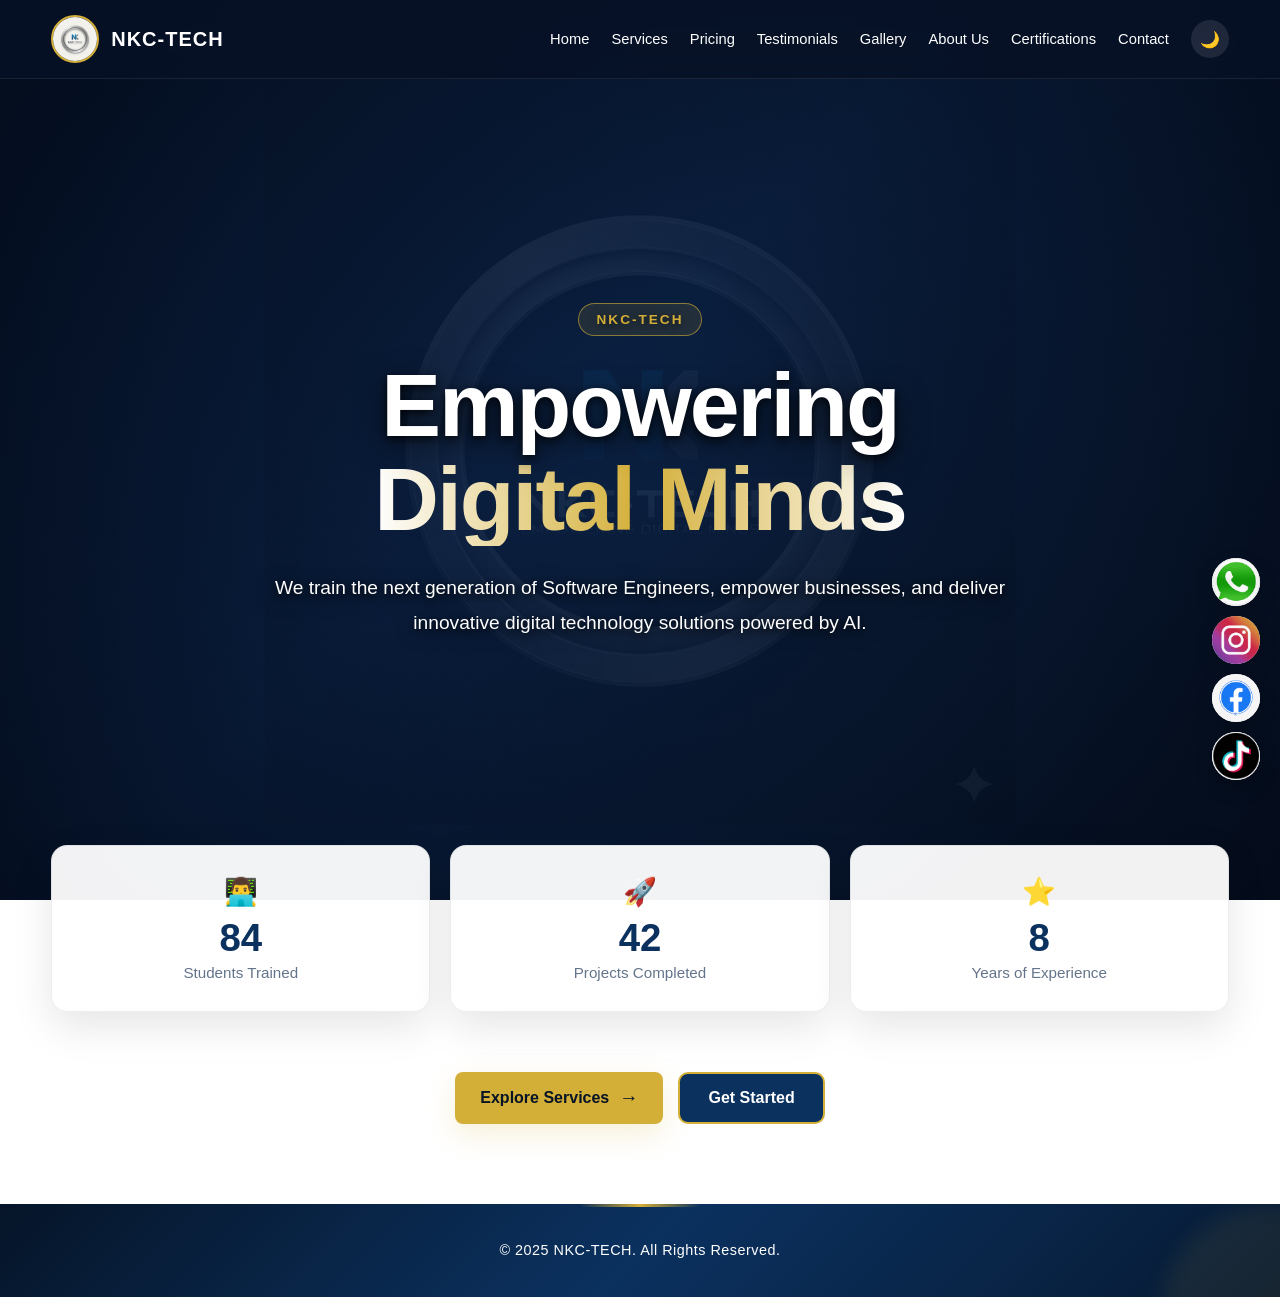
<file: index.html>
<!DOCTYPE html>
<html lang="en">
<head>
    <meta charset="UTF-8">
    <meta name="viewport" content="width=device-width, initial-scale=1.0">

    <title>NKC-TECH | Empowering Digital Minds</title>

    <!-- Home CSS -->
    <link rel="stylesheet" href="css/home.css">

</head>

<body>

<header class="site-header">
    <div class="container nav-container">

        <!-- Logo + Brand -->
        <div class="logo-text">
            <div class="circular-frame">
                <img src="images/officialLogo.png" alt="NKC-TECH Logo">
            </div>

            <span class="brand-name">NKC-TECH</span>
        </div>

        <!-- Mobile Menu Toggle -->
        <button class="menu-toggle" id="menuToggle" aria-label="Open navigation menu">
            <span></span>
            <span></span>
            <span></span>
        </button>

        <!-- Navigation -->
        <nav id="mainNav">
            <ul class="nav-links">

                <li><a href="#hero">Home</a></li>
                <li><a href="services.html">Services</a></li>
                <li><a href="pricing.html">Pricing</a></li>
                <li><a href="testimonials.html">Testimonials</a></li>
                <li><a href="gallery.html">Gallery</a></li>

                <!-- I changed the space in the ID -->
                <li><a href="about.html">About Us</a></li>

                <li>
                    <a href="certifications.html">
                        Certifications
                    </a>
                </li>

                <li>
                    <a href="contact.html">
                        Contact
                    </a>
                </li>

                <li>
                    <button id="darkModeBtn" class="dark-mode-btn" aria-label="Toggle dark mode">
                        🌙
                    </button>
                </li>

            </ul>
        </nav>

    </div>
</header>


<!-- =========================
     HERO / HOME
========================= -->

<section id="hero" class="hero-section">

    <!-- Background Logo -->
    <div class="hero-logo-background"></div>

    <!-- Decorative Overlay -->
    <div class="hero-overlay"></div>

    <div class="container hero-container">


        <div class="hero-content">

            <span class="hero-tag fade-up">
                NKC-TECH
            </span>

            <h1 class="fade-up">
                Empowering
                <span>Digital Minds</span>
            </h1>

            <p class="hero-description fade-up">
                We train the next generation of Software Engineers,
                empower businesses, and deliver innovative digital
                technology solutions powered by AI.
            </p>



        </div>

    </div>

</section>

<!-- =========================
     COUNTERS
========================= -->

<section id="counters" class="counters-section">

    <div class="container counters-grid">

        <div class="counter-box">

            <div class="counter-icon">
                👨‍💻
            </div>

            <h3 class="counter" data-target="250">
                0
            </h3>

            <p>Students Trained</p>

        </div>


        <div class="counter-box">

            <div class="counter-icon">
                🚀
            </div>

            <h3 class="counter" data-target="120">
                0
            </h3>

            <p>Projects Completed</p>

        </div>


        <div class="counter-box">

            <div class="counter-icon">
                ⭐
            </div>

            <h3 class="counter" data-target="8">
                0
            </h3>

            <p>Years of Experience</p>

        </div>

    </div>

</section>

<div class="hero-buttons fade-up">

    <a href="services.html" class="btn primary-btn">
        Explore Services
        <span>→</span>
    </a>
    <a href="contact.html" class="btn secondary-btn">
        Get Started
    </a>

</div>
<!-- Home JavaScript -->
<script src="js/home.js"></script>


<!-- =====================================================
     FLOATING SOCIAL ICONS
===================================================== -->

<div class="floating-socials">

    <!-- WhatsApp -->
    <a
            href="https://wa.me/message/26HZXLAUMP4SE1"
            class="social-icon whatsapp"
            target="_blank"
            rel="noopener noreferrer"
            aria-label="Contact NKC-TECH on WhatsApp"
    >
        <img
                src="images/whatsapp.jpg"
                alt="WhatsApp"
        >
    </a>


    <!-- Instagram -->
    <a
            href="https://www.instagram.com/nkctech_services?utm_source=qr&igsh=bzBnanY2dnRzb3Ry"
            class="social-icon instagram"
            target="_blank"
            rel="noopener noreferrer"
            aria-label="NKC-TECH Instagram"
    >
        <img
                src="images/instagram.jpg"
                alt="Instagram"
        >
    </a>


    <!-- Facebook -->
    <a
            href="https://www.facebook.com/NkcTechServices/"
            class="social-icon facebook"
            target="_blank"
            rel="noopener noreferrer"
            aria-label="NKC-TECH Facebook"
    >
        <img
                src="images/facebook.png"
                alt="Facebook"
        >
    </a>


    <!-- TikTok -->
    <a
            href="https://www.tiktok.com/@nkctech_services?is_from_webapp=1&sender_device=pc"
            class="social-icon tiktok"
            target="_blank"
            rel="noopener noreferrer"
            aria-label="NKC-TECH TikTok"
    >
        <img
                src="images/tiktok.png"
                alt="TikTok"
        >
    </a>

</div>


<!-- =====================================================
     HOME JAVASCRIPT
===================================================== -->

<script src="js/home.js"></script>


<!-- =====================================================
     TAWK.TO CHATBOT
===================================================== -->

<script type="text/javascript">

    var Tawk_API = Tawk_API || {};
    var Tawk_LoadStart = new Date();

    (function () {

        var s1 = document.createElement("script");
        var s0 = document.getElementsByTagName("script")[0];

        s1.async = true;

        s1.src =
            'https://embed.tawk.to/69830fc8f17d0d1c3e8e15b3/1jgjvbakl';

        s1.charset = 'UTF-8';

        s1.setAttribute(
            'crossorigin',
            '*'
        );

        s0.parentNode.insertBefore(
            s1,
            s0
        );

    })();

</script>
<footer class="site-footer">

    <div class="footer-content">

        <p class="copyright">
            © 2025 NKC-TECH. All Rights Reserved.
        </p>

    </div>

</footer>


</body>
</html>
</file>
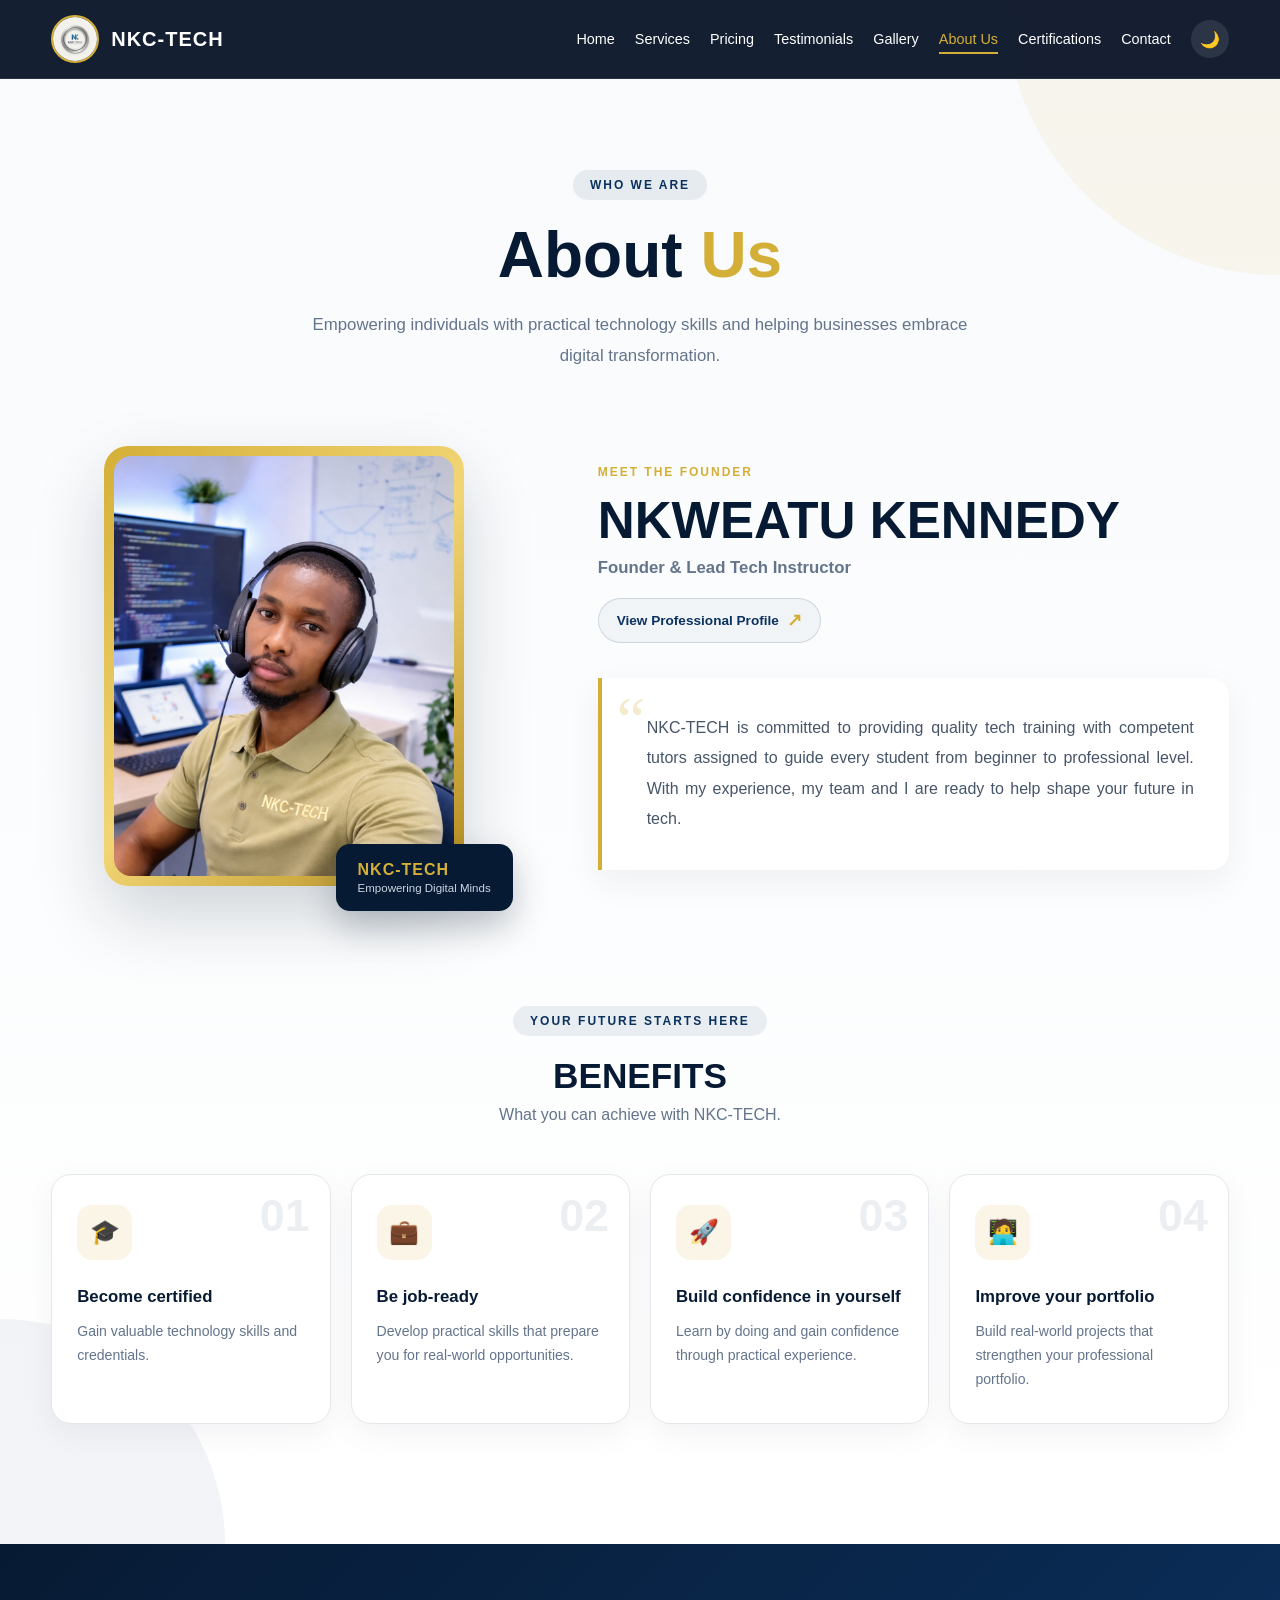
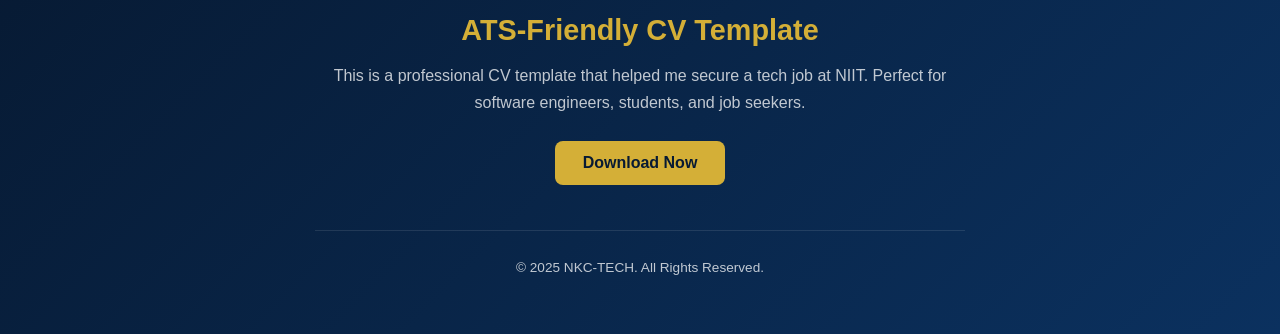
<file: about.html>
<!DOCTYPE html>
<html lang="en">

<head>

    <meta charset="UTF-8">

    <meta
            name="viewport"
            content="width=device-width, initial-scale=1.0"
    >

    <title>
        NKC-TECH | About Us
    </title>

    <link
            rel="stylesheet"
            href="css/about.css"
    >

</head>


<body>


<!-- =====================================================
     HEADER
===================================================== -->

<header class="site-header">

    <div class="container nav-container">


        <!-- LOGO -->

        <div class="logo-text">

            <div class="circular-frame">

                <img
                        src="images/officialLogo.png"
                        alt="NKC-TECH Logo"
                >

            </div>

            <span class="brand-name">
                NKC-TECH
            </span>

        </div>


        <!-- MOBILE MENU -->

        <button
                class="menu-toggle"
                id="menuToggle"
                aria-label="Open navigation menu"
        >

            <span></span>
            <span></span>
            <span></span>

        </button>


        <!-- NAVIGATION -->

        <nav id="mainNav">

            <ul class="nav-links">

                <li>
                    <a href="index.html">
                        Home
                    </a>
                </li>

                <li>
                    <a href="services.html">
                        Services
                    </a>
                </li>

                <li>
                    <a href="pricing.html">
                        Pricing
                    </a>
                </li>

                <li>
                    <a href="testimonials.html">
                        Testimonials
                    </a>
                </li>

                <li>
                    <a href="gallery.html">
                        Gallery
                    </a>
                </li>

                <li>
                    <a
                            href="about.html"
                            class="active"
                    >
                        About Us
                    </a>
                </li>

                <li>
                    <a href="certifications.html">
                        Certifications
                    </a>
                </li>

                <li>
                    <a href="contact.html">
                        Contact
                    </a>
                </li>

                <li>

                    <button
                            id="darkModeBtn"
                            class="dark-mode-btn"
                            aria-label="Toggle dark mode"
                    >
                        🌙
                    </button>

                </li>

            </ul>

        </nav>

    </div>

</header>



<!-- =====================================================
     ABOUT US
===================================================== -->

<main>

    <section
            id="about-us"
            class="about-section"
    >

        <div class="container">


            <!-- =================================================
                 SECTION HEADER
            ================================================== -->

            <div class="about-header">

            <span class="section-badge">
                WHO WE ARE
            </span>

                <h1 class="section-title">

                    About
                    <span>Us</span>

                </h1>

                <p class="section-description">

                    Empowering individuals with practical
                    technology skills and helping businesses
                    embrace digital transformation.

                </p>

            </div>



            <!-- =================================================
                 FOUNDER CONTENT
            ================================================== -->

            <div class="about-content">


                <!-- FOUNDER IMAGE -->

                <div class="founder-visual fade-up">

                    <div class="image-frame">

                        <div class="gold-border"></div>

                        <img
                                src="images/profilePics.png"
                                alt="Founder Photo"
                        >

                    </div>


                    <div class="experience-badge">

                        <strong>
                            NKC-TECH
                        </strong>

                        <span>
                        Empowering Digital Minds
                    </span>

                    </div>

                </div>



                <!-- FOUNDER INFORMATION -->

                <div class="founder-info fade-up">

                <span class="profile-label">
                    MEET THE FOUNDER
                </span>

                    <h2>
                        NKWEATU KENNEDY
                    </h2>


                    <p class="founder-role">
                        Founder & Lead Tech Instructor
                    </p>


                    <a
                            href="https://nkweatu.github.io/kennedy-nkweatu/"
                            target="_blank"
                            rel="noopener noreferrer"
                            class="portfolio-link"
                    >

                        View Professional Profile
                        <span>↗</span>

                    </a>


                    <div class="founder-message">

                    <span class="quote-mark">
                        “
                    </span>

                        <p>

                            NKC-TECH is committed to providing
                            quality tech training with competent
                            tutors assigned to guide every
                            student from beginner to professional
                            level. With my experience, my team
                            and I are ready to help
                            shape your future in tech.

                        </p>

                    </div>

                </div>

            </div>



            <!-- =================================================
                 BENEFITS
            ================================================== -->

            <div class="benefits-section fade-up">

                <div class="benefits-header">

                <span class="section-badge">
                    YOUR FUTURE STARTS HERE
                </span>

                    <h2>
                        BENEFITS
                    </h2>

                    <p>
                        What you can achieve with NKC-TECH.
                    </p>

                </div>


                <div class="benefits-grid">


                    <!-- BENEFIT 1 -->

                    <article class="benefit-card">

                        <div class="benefit-number">
                            01
                        </div>

                        <div class="benefit-icon">
                            🎓
                        </div>

                        <h3>
                            Become certified
                        </h3>

                        <p>
                            Gain valuable technology skills
                            and credentials.
                        </p>

                    </article>



                    <!-- BENEFIT 2 -->

                    <article class="benefit-card">

                        <div class="benefit-number">
                            02
                        </div>

                        <div class="benefit-icon">
                            💼
                        </div>

                        <h3>
                            Be job-ready
                        </h3>

                        <p>
                            Develop practical skills that
                            prepare you for real-world
                            opportunities.
                        </p>

                    </article>



                    <!-- BENEFIT 3 -->

                    <article class="benefit-card">

                        <div class="benefit-number">
                            03
                        </div>

                        <div class="benefit-icon">
                            🚀
                        </div>

                        <h3>
                            Build confidence in yourself
                        </h3>

                        <p>
                            Learn by doing and gain confidence
                            through practical experience.
                        </p>

                    </article>



                    <!-- BENEFIT 4 -->

                    <article class="benefit-card">

                        <div class="benefit-number">
                            04
                        </div>

                        <div class="benefit-icon">
                            🧑‍💻
                        </div>

                        <h3>
                            Improve your portfolio
                        </h3>

                        <p>
                            Build real-world projects that
                            strengthen your professional
                            portfolio.
                        </p>

                    </article>


                </div>

            </div>


        </div>

    </section>

</main>

<!-- =====================================================
     FOOTER
===================================================== -->

<footer class="site-footer">

    <div class="footer-content">

        <h2>ATS-Friendly CV Template</h2>

        <p>
            This is a professional CV template that helped me secure a tech job at NIIT.
            Perfect for software engineers, students, and job seekers.
        </p>

        <a
                href="https://selar.com/x11833eho7"
                target="_blank"
                rel="noopener noreferrer"
                class="footer-btn"
        >
            Download Now
        </a>

        <p class="copyright">
            © 2025 NKC-TECH. All Rights Reserved.
        </p>

    </div>

</footer>



<!-- =====================================================
     JAVASCRIPT
===================================================== -->

<script src="js/about.js"></script>

</body>

</html>
</file>
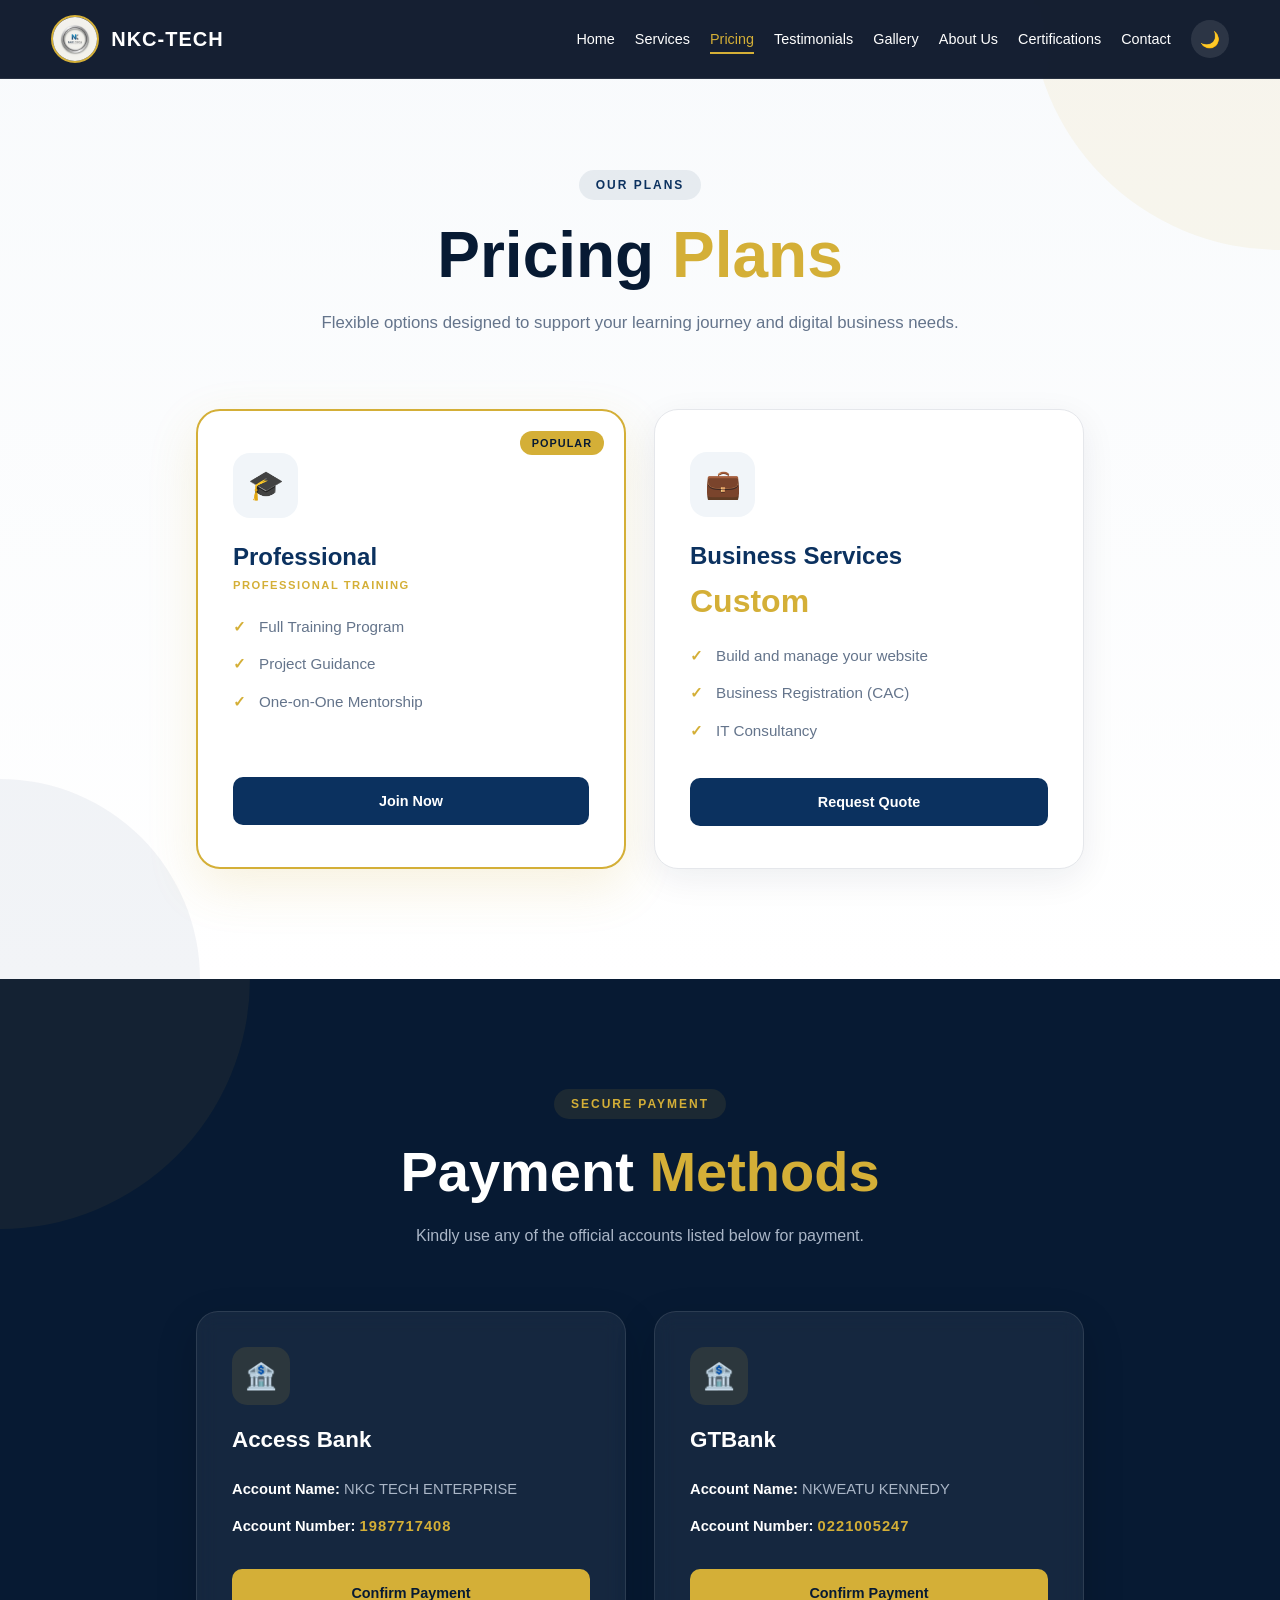
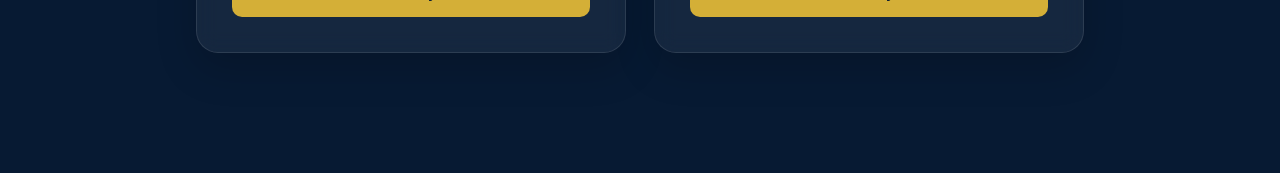
<file: pricing.html>
<!DOCTYPE html>
<html lang="en">

<head>

    <meta charset="UTF-8">

    <meta
            name="viewport"
            content="width=device-width, initial-scale=1.0"
    >

    <title>
        NKC-TECH | Pricing & Payment
    </title>

    <!-- Pricing CSS -->
    <link
            rel="stylesheet"
            href="css/pricing.css"
    >

</head>


<body>


<!-- =====================================================
     HEADER
===================================================== -->

<header class="site-header">

    <div class="container nav-container">


        <!-- Logo -->

        <div class="logo-text">

            <div class="circular-frame">

                <img
                        src="images/officialLogo.png"
                        alt="NKC-TECH Logo"
                >

            </div>

            <span class="brand-name">
                NKC-TECH
            </span>

        </div>


        <!-- Mobile Menu -->

        <button
                class="menu-toggle"
                id="menuToggle"
                aria-label="Open navigation menu"
        >

            <span></span>
            <span></span>
            <span></span>

        </button>


        <!-- Navigation -->

        <nav id="mainNav">

            <ul class="nav-links">

                <li>
                    <a href="index.html">
                        Home
                    </a>
                </li>

                <li>
                    <a href="services.html">
                        Services
                    </a>
                </li>

                <li>
                    <a
                            href="pricing.html"
                            class="active"
                    >
                        Pricing
                    </a>
                </li>

                <li>
                    <a href="testimonials.html">Testimonials</a>
                </li>

                <li>
                    <a href="gallery.html">
                        Gallery
                    </a>
                </li>

                <li>
                    <a href="about.html">
                        About Us
                    </a>
                </li>

                <li>
                    <a href="certifications.html">
                        Certifications
                    </a>
                </li>

                <li>
                    <a href="contact.html">
                        Contact
                    </a>
                </li>

                <li>

                    <button
                            id="darkModeBtn"
                            class="dark-mode-btn"
                            aria-label="Toggle dark mode"
                    >
                        🌙
                    </button>

                </li>

            </ul>

        </nav>

    </div>

</header>



<!-- =====================================================
     PRICING SECTION
===================================================== -->

<main>


    <section
            id="pricing"
            class="pricing-section"
    >


        <div class="container">


            <!-- Section Header -->

            <div class="pricing-header">

            <span class="section-badge">
                OUR PLANS
            </span>

                <h1 class="section-title">

                    Pricing
                    <span>Plans</span>

                </h1>

                <p class="section-description">

                    Flexible options designed to support
                    your learning journey and digital
                    business needs.

                </p>

            </div>



            <!-- Pricing Cards -->

            <div class="pricing-grid">


                <!-- =================================================
                     PROFESSIONAL
                ================================================== -->

                <article
                        class="price-card popular"
                >

                    <div class="popular-badge">
                        POPULAR
                    </div>


                    <div class="price-icon">
                        🎓
                    </div>


                    <h2>
                        Professional
                    </h2>


                    <div class="price-label">
                        PROFESSIONAL TRAINING
                    </div>


                    <ul>

                        <li>
                            Full Training Program
                        </li>

                        <li>
                            Project Guidance
                        </li>

                        <li>
                            One-on-One Mentorship
                        </li>

                    </ul>


                    <a
                            href="index.html#contact"
                            class="btn"
                    >
                        Join Now
                    </a>

                </article>



                <!-- =================================================
                     BUSINESS SERVICES
                ================================================== -->

                <article class="price-card">

                    <div class="price-icon">
                        💼
                    </div>


                    <h2>
                        Business Services
                    </h2>


                    <p class="price">
                        Custom
                    </p>


                    <ul>

                        <li>
                            Build and manage your website
                        </li>

                        <li>
                            Business Registration (CAC)
                        </li>

                        <li>
                            IT Consultancy
                        </li>

                    </ul>


                    <a
                            href="index.html#contact"
                            class="btn"
                    >
                        Request Quote
                    </a>

                </article>


            </div>

        </div>

    </section>



    <!-- =====================================================
         PAYMENT SECTION
    ===================================================== -->

    <section
            id="payment"
            class="payment-section"
    >


        <div class="container">


            <!-- Payment Header -->

            <div class="payment-header">

            <span class="section-badge">
                SECURE PAYMENT
            </span>

                <h2>
                    Payment <span>Methods</span>
                </h2>

                <p>
                    Kindly use any of the official accounts listed below
                    for payment.
                </p>

            </div>



            <!-- Payment Cards -->

            <div class="payment-container">


                <!-- ACCESS BANK -->

                <article class="payment-card">

                    <div class="bank-icon">
                        🏦
                    </div>

                    <h3>
                        Access Bank
                    </h3>


                    <div class="account-details">

                        <p>
                            <strong>
                                Account Name:
                            </strong>

                        NKC TECH ENTERPRISE
                        </p>


                        <p>
                            <strong>
                                Account Number:
                            </strong>

                            <span class="account-number">
                         1987717408
                        </span>
                        </p>

                    </div>


                    <a
                            href="https://wa.me/message/26HZXLAUMP4SE1"
                            class="confirm-btn whatsapp"
                            target="_blank"
                            rel="noopener noreferrer"
                    >
                        Confirm Payment
                    </a>

                </article>



                <!-- GTBANK -->

                <article class="payment-card">

                    <div class="bank-icon">
                        🏦
                    </div>

                    <h3>
                        GTBank
                    </h3>


                    <div class="account-details">

                        <p>
                            <strong>
                                Account Name:
                            </strong>

                            NKWEATU KENNEDY
                        </p>


                        <p>
                            <strong>
                                Account Number:
                            </strong>

                            <span class="account-number">
                            0221005247
                        </span>
                        </p>

                    </div>


                    <a
                            href="https://wa.me/message/26HZXLAUMP4SE1"
                            class="confirm-btn whatsapp"
                            target="_blank"
                            rel="noopener noreferrer"
                    >
                        Confirm Payment
                    </a>

                </article>


            </div>

        </div>

    </section>


</main>



<!-- =====================================================
     JAVASCRIPT
===================================================== -->

<script src="js/pricing.js"></script>


</body>

</html>
</file>
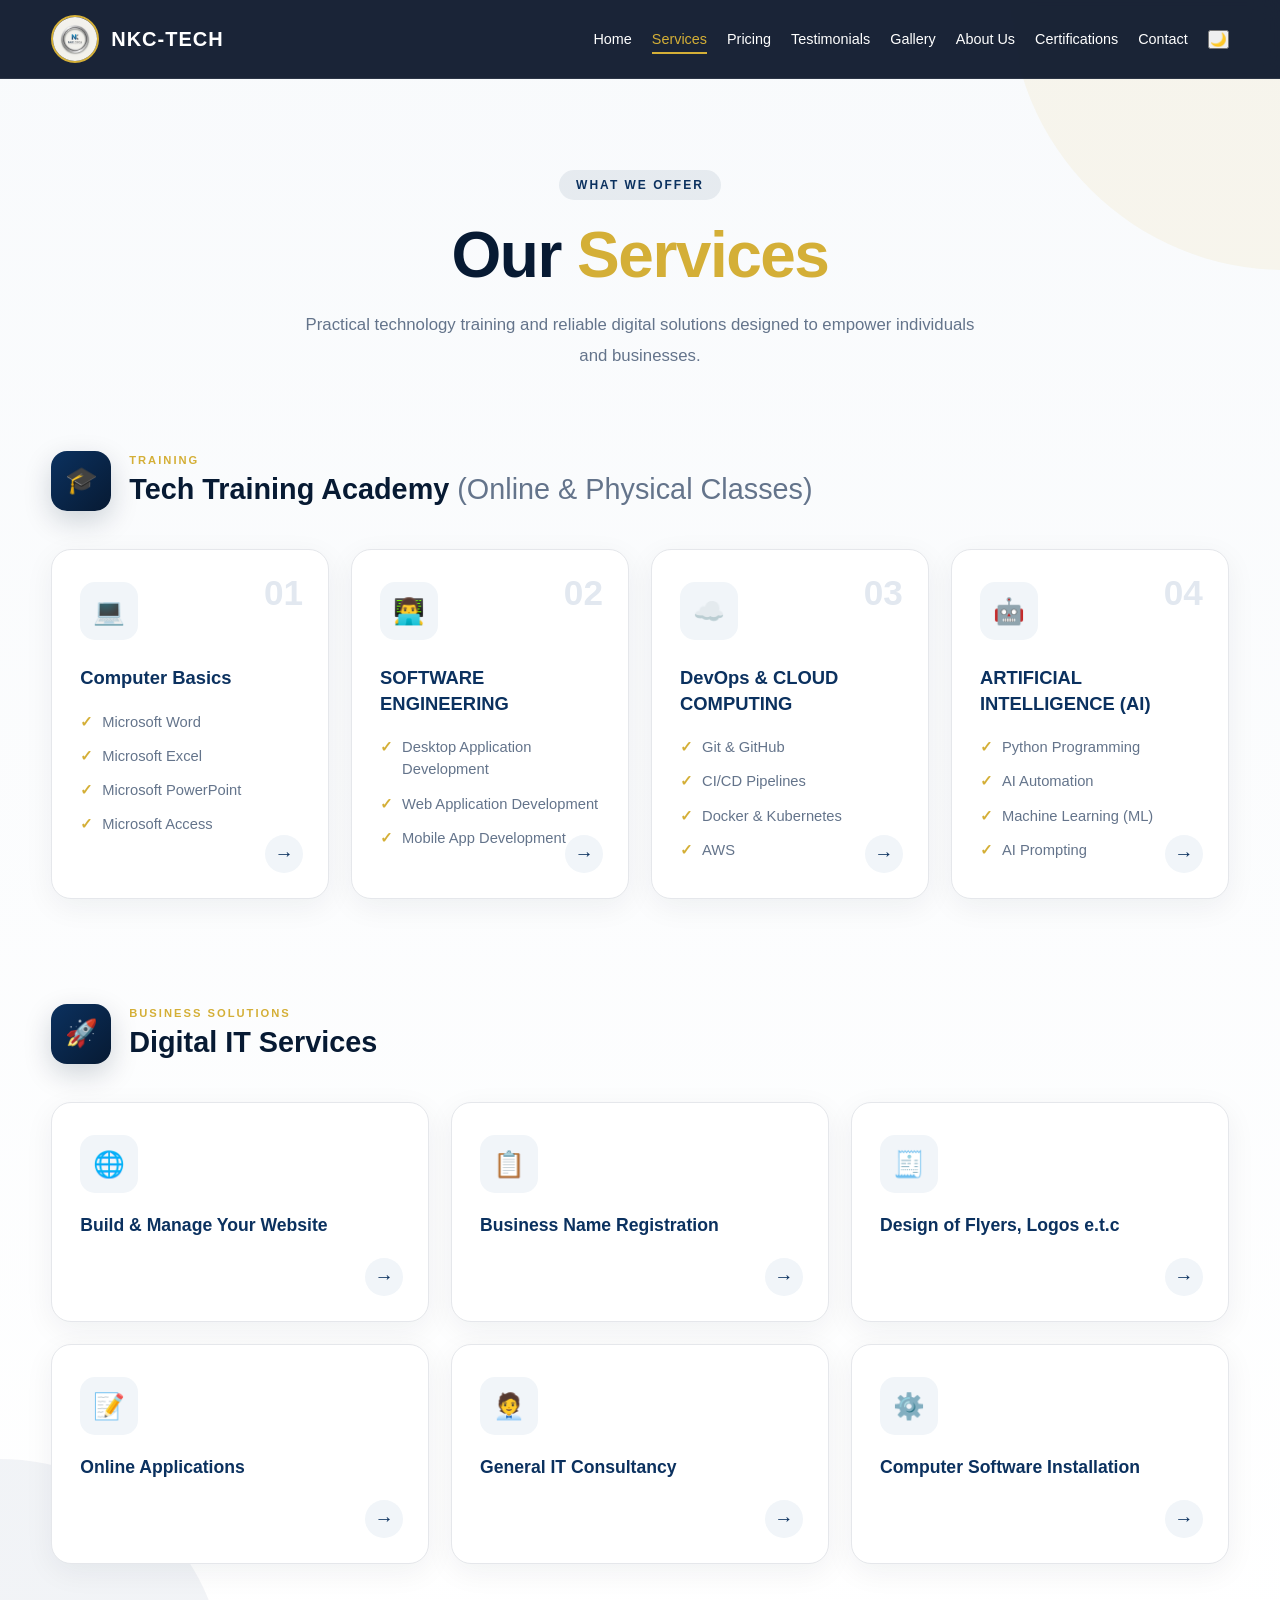
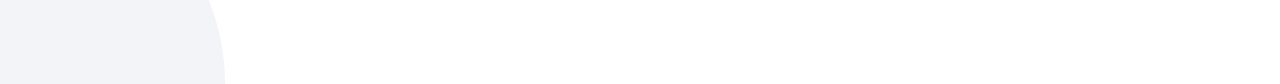
<file: services.html>
<!DOCTYPE html>
<html lang="en">

<head>

    <meta charset="UTF-8">

    <meta
            name="viewport"
            content="width=device-width, initial-scale=1.0"
    >

    <title>
        NKC-TECH | Services
    </title>

    <!-- Services CSS -->
    <link rel="stylesheet" href="css/services.css">

</head>


<body>


<!-- =========================================
     HEADER
========================================= -->

<header class="site-header">

    <div class="container nav-container">


        <!-- Logo -->

        <div class="logo-text">

            <div class="circular-frame">

                <img
                        src="images/officialLogo.png"
                        alt="NKC-TECH Logo"
                >

            </div>

            <span class="brand-name">
                NKC-TECH
            </span>

        </div>


        <!-- Mobile Menu -->

        <button
                class="menu-toggle"
                id="menuToggle"
                aria-label="Open navigation menu"
        >

            <span></span>
            <span></span>
            <span></span>

        </button>


        <!-- Navigation -->

        <nav id="mainNav">

            <ul class="nav-links">

                <li>
                    <a href="index.html">Home</a>
                </li>

                <li>
                    <a href="services.html" class="active">Services</a>
                </li>

                <li>
                    <a href="pricing.html">Pricing</a>
                </li>


                <li>
                    <a href="testimonials.html">Testimonials</a>
                </li>

                <li>
                    <a href="gallery.html">Gallery</a>
                </li>

                <li>
                    <a href="about.html">About Us</a>
                </li>

                <li>
                    <a href="certifications.html">
                        Certifications
                    </a>
                </li>

                <li>
                    <a href="contact.html">
                        Contact
                    </a>
                </li>

                <li>
                    <button id="darkModeBtn">🌙</button>
                </li>

            </ul>

        </nav>
    </div>

</header>



<!-- =========================================
     SERVICES SECTION
========================================= -->

<main>

    <section
            id="services"
            class="services-section"
    >


        <div class="container">


            <!-- =================================
                 PAGE HEADER
            ================================== -->

            <div class="services-header">

            <span class="section-badge">
                WHAT WE OFFER
            </span>

                <h1 class="section-title">

                    Our
                    <span>Services</span>

                </h1>

                <p class="section-description">

                    Practical technology training and reliable
                    digital solutions designed to empower
                    individuals and businesses.

                </p>

            </div>



            <!-- =================================
                 TECH TRAINING ACADEMY
            ================================== -->

            <div class="service-category">


                <div class="category-heading">

                    <div class="category-icon">
                        🎓
                    </div>

                    <div>

                    <span class="category-label">
                        TRAINING
                    </span>

                        <h2 class="sub-title">

                            Tech Training Academy

                            <span>
                            (Online & Physical Classes)
                        </span>

                        </h2>

                    </div>

                </div>



                <div class="services-grid">


                    <!-- COMPUTER BASICS -->

                    <article class="service-card">

                        <div class="service-icon">
                            💻
                        </div>

                        <div class="service-number">
                            01
                        </div>

                        <h3>
                            Computer Basics
                        </h3>

                        <ul>

                            <li>
                                Microsoft Word
                            </li>

                            <li>
                                Microsoft Excel
                            </li>

                            <li>
                                Microsoft PowerPoint
                            </li>

                            <li>
                                Microsoft Access
                            </li>

                        </ul>

                        <div class="card-arrow">
                            →
                        </div>

                    </article>



                    <!-- SOFTWARE ENGINEERING -->

                    <article class="service-card">

                        <div class="service-icon">
                            👨‍💻
                        </div>

                        <div class="service-number">
                            02
                        </div>

                        <h3>
                            SOFTWARE ENGINEERING
                        </h3>

                        <ul>

                            <li>
                                Desktop Application Development
                            </li>

                            <li>
                                Web Application Development
                            </li>

                            <li>
                                Mobile App Development
                            </li>

                        </ul>

                        <div class="card-arrow">
                            →
                        </div>

                    </article>



                    <!-- DEVOPS -->

                    <article class="service-card">

                        <div class="service-icon">
                            ☁️
                        </div>

                        <div class="service-number">
                            03
                        </div>

                        <h3>
                            DevOps & CLOUD COMPUTING
                        </h3>

                        <ul>

                            <li>
                                Git & GitHub
                            </li>

                            <li>
                                CI/CD Pipelines
                            </li>

                            <li>
                                Docker & Kubernetes
                            </li>

                            <li>
                                AWS
                            </li>

                        </ul>

                        <div class="card-arrow">
                            →
                        </div>

                    </article>



                    <!-- AI -->

                    <article class="service-card">

                        <div class="service-icon">
                            🤖
                        </div>

                        <div class="service-number">
                            04
                        </div>

                        <h3>
                            ARTIFICIAL INTELLIGENCE (AI)
                        </h3>

                        <ul>

                            <li>
                                Python Programming
                            </li>

                            <li>
                                AI Automation
                            </li>

                            <li>
                                Machine Learning (ML)
                            </li>

                            <li>
                                AI Prompting
                            </li>

                        </ul>

                        <div class="card-arrow">
                            →
                        </div>

                    </article>


                </div>

            </div>



            <!-- =================================
                 DIGITAL IT SERVICES
            ================================== -->

            <div
                    class="service-category digital-services"
            >


                <div class="category-heading">

                    <div class="category-icon">
                        🚀
                    </div>

                    <div>

                    <span class="category-label">
                        BUSINESS SOLUTIONS
                    </span>

                        <h2 class="sub-title">
                            Digital IT Services
                        </h2>

                    </div>

                </div>



                <div
                        class="services-grid digital-grid"
                >


                    <article class="service-card compact-card">

                        <div class="service-icon">
                            🌐
                        </div>

                        <h3>
                            Build & Manage Your Website
                        </h3>

                        <div class="card-arrow">
                            →
                        </div>

                    </article>



                    <article class="service-card compact-card">

                        <div class="service-icon">
                            📋
                        </div>

                        <h3>
                            Business Name Registration
                        </h3>

                        <div class="card-arrow">
                            →
                        </div>

                    </article>



                    <article class="service-card compact-card">

                        <div class="service-icon">
                            🧾
                        </div>

                        <h3>
                            Design of Flyers, Logos e.t.c
                        </h3>

                        <div class="card-arrow">
                            →
                        </div>

                    </article>



                    <article class="service-card compact-card">

                        <div class="service-icon">
                            📝
                        </div>

                        <h3>
                            Online Applications
                        </h3>

                        <div class="card-arrow">
                            →
                        </div>

                    </article>



                    <article class="service-card compact-card">

                        <div class="service-icon">
                            🧑‍💼
                        </div>

                        <h3>
                            General IT Consultancy
                        </h3>

                        <div class="card-arrow">
                            →
                        </div>

                    </article>



                    <article class="service-card compact-card">

                        <div class="service-icon">
                            ⚙️
                        </div>

                        <h3>
                            Computer Software Installation
                        </h3>

                        <div class="card-arrow">
                            →
                        </div>

                    </article>


                </div>

            </div>


        </div>

    </section>

</main>



<!-- =========================================
     JAVASCRIPT
========================================= -->

<script src="js/services.js"></script>


</body>

</html>
</file>
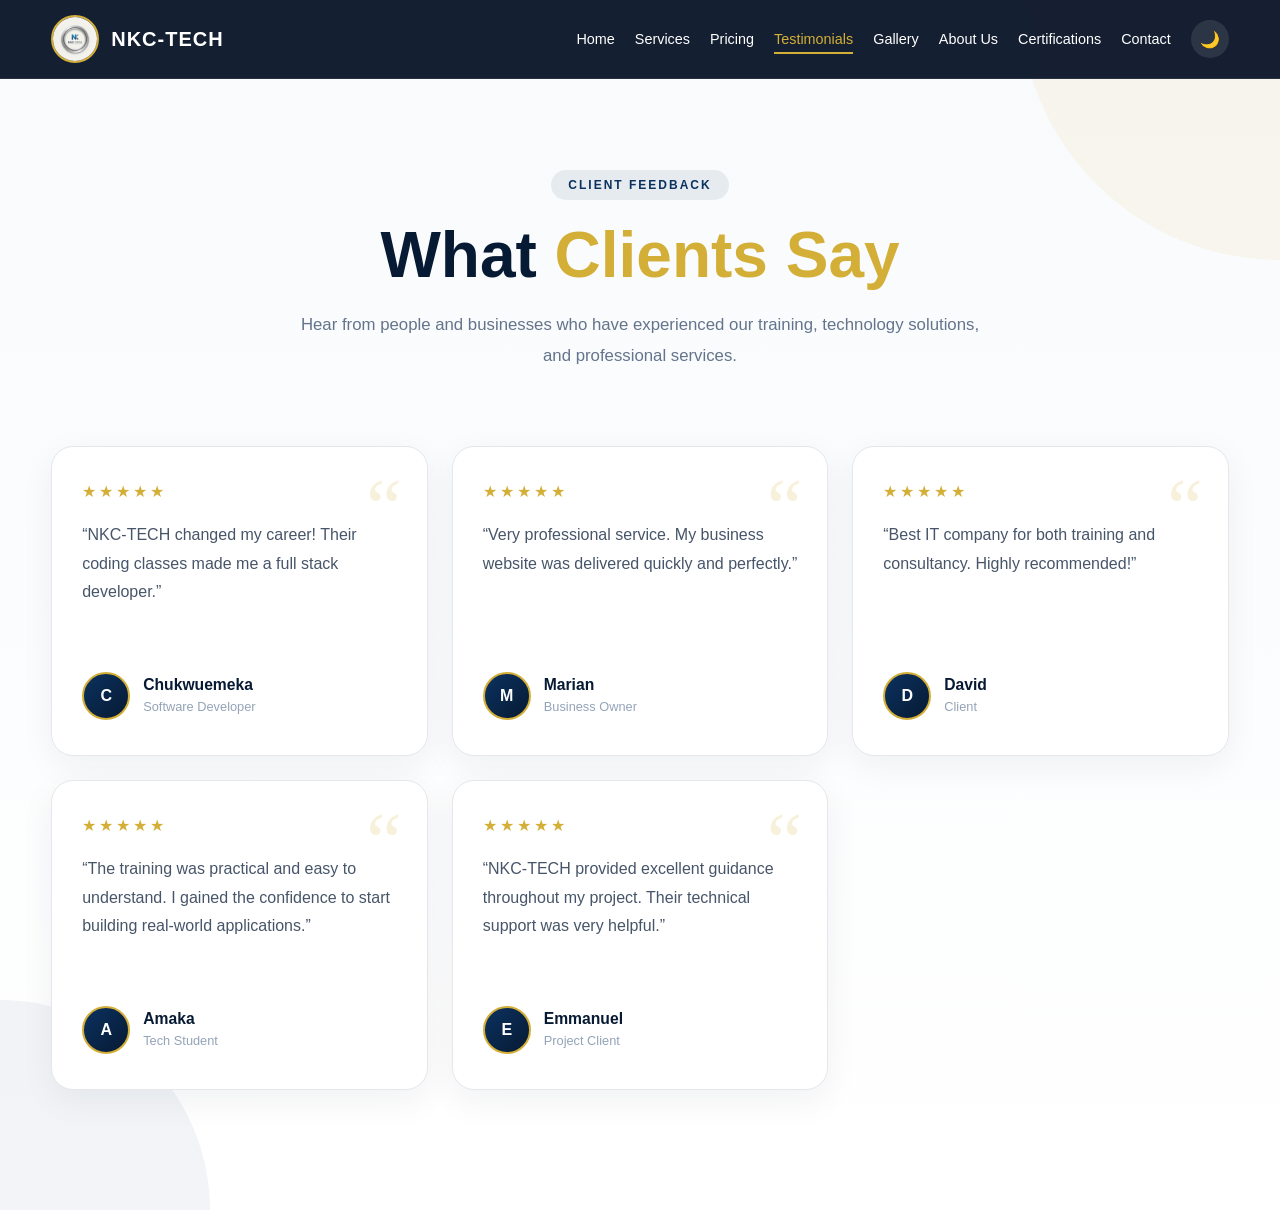
<file: testimonials.html>
<!DOCTYPE html>
<html lang="en">

<head>

    <meta charset="UTF-8">

    <meta
            name="viewport"
            content="width=device-width, initial-scale=1.0"
    >

    <title>
        NKC-TECH | Client Testimonials
    </title>

    <link
            rel="stylesheet"
            href="css/testimonials.css"
    >

</head>


<body>


<!-- =====================================================
     HEADER
===================================================== -->

<header class="site-header">

    <div class="container nav-container">


        <!-- Logo -->

        <div class="logo-text">

            <div class="circular-frame">

                <img
                        src="images/officialLogo.png"
                        alt="NKC-TECH Logo"
                >

            </div>

            <span class="brand-name">
                NKC-TECH
            </span>

        </div>


        <!-- Mobile Menu -->

        <button
                class="menu-toggle"
                id="menuToggle"
                aria-label="Open navigation menu"
        >

            <span></span>
            <span></span>
            <span></span>

        </button>


        <!-- Navigation -->

        <nav id="mainNav">

            <ul class="nav-links">

                <li>
                    <a href="index.html">
                        Home
                    </a>
                </li>

                <li>
                    <a href="services.html">
                        Services
                    </a>
                </li>

                <li>
                    <a href="pricing.html">
                        Pricing
                    </a>
                </li>

                <li>
                    <a
                            href="testimonials.html"
                            class="active"
                    >
                        Testimonials
                    </a>
                </li>

                <li>
                    <a href="gallery.html">
                        Gallery
                    </a>
                </li>

                <li>
                    <a href="about.html">About Us</a>
                </li>

                <li>
                    <a href="certifications.html">
                        Certifications
                    </a>
                </li>

                <li>
                    <a href="contact.html">
                        Contact
                    </a>
                </li>

                <li>

                    <button
                            id="darkModeBtn"
                            class="dark-mode-btn"
                            aria-label="Toggle dark mode"
                    >
                        🌙
                    </button>

                </li>

            </ul>

        </nav>

    </div>

</header>



<!-- =====================================================
     TESTIMONIALS
===================================================== -->

<main>

    <section
            id="testimonials"
            class="testimonials-section"
    >

        <div class="container">


            <!-- Section Header -->

            <div class="testimonials-header">

            <span class="section-badge">
                CLIENT FEEDBACK
            </span>

                <h1 class="section-title">

                    What
                    <span>Clients Say</span>

                </h1>

                <p class="section-description">

                    Hear from people and businesses who have
                    experienced our training, technology
                    solutions, and professional services.

                </p>

            </div>



            <!-- =================================================
                 TESTIMONIAL GRID
            ================================================== -->

            <div class="testimonial-grid">


                <!-- TESTIMONIAL 1 -->

                <article class="test-card">

                    <div class="quote-icon">
                        “
                    </div>

                    <div class="stars">
                        ★★★★★
                    </div>

                    <p>
                        “NKC-TECH changed my career! Their coding
                        classes made me a full stack developer.”
                    </p>

                    <div class="client">

                        <div class="client-avatar">
                            C
                        </div>

                        <div>
                            <h4>
                                Chukwuemeka
                            </h4>

                            <span>
                            Software Developer
                        </span>
                        </div>

                    </div>

                </article>



                <!-- TESTIMONIAL 2 -->

                <article class="test-card">

                    <div class="quote-icon">
                        “
                    </div>

                    <div class="stars">
                        ★★★★★
                    </div>

                    <p>
                        “Very professional service. My business
                        website was delivered quickly and perfectly.”
                    </p>

                    <div class="client">

                        <div class="client-avatar">
                            M
                        </div>

                        <div>
                            <h4>
                                Marian
                            </h4>

                            <span>
                            Business Owner
                        </span>
                        </div>

                    </div>

                </article>



                <!-- TESTIMONIAL 3 -->

                <article class="test-card">

                    <div class="quote-icon">
                        “
                    </div>

                    <div class="stars">
                        ★★★★★
                    </div>

                    <p>
                        “Best IT company for both training and
                        consultancy. Highly recommended!”
                    </p>

                    <div class="client">

                        <div class="client-avatar">
                            D
                        </div>

                        <div>
                            <h4>
                                David
                            </h4>

                            <span>
                            Client
                        </span>
                        </div>

                    </div>

                </article>



                <!-- TESTIMONIAL 4 -->

                <article class="test-card">

                    <div class="quote-icon">
                        “
                    </div>

                    <div class="stars">
                        ★★★★★
                    </div>

                    <p>
                        “The training was practical and easy to
                        understand. I gained the confidence to
                        start building real-world applications.”
                    </p>

                    <div class="client">

                        <div class="client-avatar">
                            A
                        </div>

                        <div>
                            <h4>
                                Amaka
                            </h4>

                            <span>
                            Tech Student
                        </span>
                        </div>

                    </div>

                </article>



                <!-- TESTIMONIAL 5 -->

                <article class="test-card">

                    <div class="quote-icon">
                        “
                    </div>

                    <div class="stars">
                        ★★★★★
                    </div>

                    <p>
                        “NKC-TECH provided excellent guidance
                        throughout my project. Their technical
                        support was very helpful.”
                    </p>

                    <div class="client">

                        <div class="client-avatar">
                            E
                        </div>

                        <div>
                            <h4>
                                Emmanuel
                            </h4>

                            <span>
                            Project Client
                        </span>
                        </div>

                    </div>

                </article>


            </div>

        </div>

    </section>

</main>



<!-- JAVASCRIPT -->

<script src="js/testimonials.js"></script>

</body>

</html>
</file>
<file: css/home.css>
/* =========================================
   NKC-TECH HOME PAGE
   Modern Responsive Styles
========================================= */


/* =========================================
   GLOBAL RESET
========================================= */

* {
    margin: 0;
    padding: 0;
    box-sizing: border-box;
}

html {
    scroll-behavior: smooth;
}

body {
    font-family: "Segoe UI", Arial, sans-serif;
    background: #ffffff;
    color: #111827;
    overflow-x: hidden;
}

.container {
    width: min(1180px, 92%);
    margin: auto;
}


/* =========================================
   HEADER / NAVIGATION
========================================= */

.site-header {
    position: fixed;
    top: 0;
    left: 0;
    width: 100%;

    z-index: 1000;

    background: rgba(7, 18, 38, 0.88);

    backdrop-filter: blur(14px);
    -webkit-backdrop-filter: blur(14px);

    border-bottom: 1px solid rgba(255, 255, 255, 0.08);

    transition: 0.3s ease;
}

.nav-container {
    min-height: 78px;

    display: flex;
    align-items: center;
    justify-content: space-between;
}


/* =========================================
   LOGO
========================================= */

.logo-text {
    display: flex;
    align-items: center;
    gap: 12px;
}

.circular-frame {
    width: 48px;
    height: 48px;

    border-radius: 50%;

    overflow: hidden;

    border: 2px solid #d4af37;

    display: flex;
    align-items: center;
    justify-content: center;

    background: #ffffff;
}

.circular-frame img {
    width: 100%;
    height: 100%;

    object-fit: cover;
}

.brand-name {
    font-size: 1.25rem;

    font-weight: 800;

    letter-spacing: 1px;

    color: #ffffff;
}


/* =========================================
   NAVIGATION LINKS
========================================= */

.nav-links {
    display: flex;

    align-items: center;

    gap: 22px;

    list-style: none;
}

.nav-links a {
    position: relative;

    color: #ffffff;

    text-decoration: none;

    font-size: 0.92rem;

    font-weight: 500;

    transition: color 0.3s ease;
}

.nav-links a::after {
    content: "";

    position: absolute;

    left: 0;
    bottom: -7px;

    width: 0;
    height: 2px;

    background: #d4af37;

    transition: width 0.3s ease;
}

.nav-links a:hover {
    color: #d4af37;
}

.nav-links a:hover::after {
    width: 100%;
}


/* =========================================
   DARK MODE BUTTON
========================================= */

.dark-mode-btn {
    border: none;

    background: rgba(255, 255, 255, 0.1);

    width: 38px;
    height: 38px;

    border-radius: 50%;

    cursor: pointer;

    font-size: 1rem;

    transition: 0.3s ease;
}

.dark-mode-btn:hover {
    background: rgba(212, 175, 55, 0.25);

    transform: rotate(20deg);
}


/* =========================================
   MOBILE MENU TOGGLE
========================================= */

.menu-toggle {
    display: none;

    background: transparent;

    border: none;

    cursor: pointer;
}

.menu-toggle span {
    display: block;

    width: 27px;
    height: 3px;

    margin: 5px 0;

    background: #ffffff;

    border-radius: 5px;

    transition: 0.3s ease;
}


/* =========================================
   HERO SECTION
========================================= */

.hero-section {
    position: relative;

    min-height: 100vh;

    display: flex;

    align-items: center;

    justify-content: center;

    overflow: hidden;

    background:
        linear-gradient(
            135deg,
            #06152e 0%,
            #0b2347 45%,
            #071326 100%
        );

    color: #ffffff;
}


/* =========================================
   BACKGROUND LOGO
========================================= */

.hero-logo-background {
    position: absolute;

    top: 50%;
    left: 50%;

    width: min(750px, 80vw);
    height: min(750px, 80vw);

    transform: translate(-50%, -50%);

    background-image:
        url("../images/dark_Official_Logo.png");

    background-repeat: no-repeat;

    background-position: center;

    background-size: contain;

    /*
       Keep the logo subtle so it does
       not interfere with the text.
    */
    opacity: 0.07;

    pointer-events: none;
}


/* =========================================
   HERO OVERLAY
========================================= */

.hero-overlay {
    position: absolute;

    inset: 0;

    background:
        radial-gradient(
            circle at center,
            transparent 0%,
            rgba(3, 10, 24, 0.35) 55%,
            rgba(3, 10, 24, 0.82) 100%
        );

    pointer-events: none;
}


/* =========================================
   HERO CONTAINER
========================================= */

.hero-container {
    position: relative;

    z-index: 3;

    width: 100%;

    padding-top: 78px;

    display: flex;

    justify-content: center;

    text-align: center;
}


/* =========================================
   HERO CONTENT
========================================= */

.hero-content {
    width: 100%;

    max-width: 900px;

    display: flex;

    flex-direction: column;

    align-items: center;
}


/* =========================================
   HERO TAG
========================================= */

.hero-tag {
    display: inline-block;

    margin-bottom: 22px;

    padding: 8px 18px;

    border: 1px solid rgba(212, 175, 55, 0.6);

    border-radius: 50px;

    color: #d4af37;

    background: rgba(212, 175, 55, 0.12);

    font-size: 0.85rem;

    font-weight: 700;

    letter-spacing: 2px;

    text-transform: uppercase;

    text-shadow:
        0 2px 10px rgba(0, 0, 0, 0.7);
}


/* =========================================
   HERO HEADING
========================================= */

.hero-content h1 {
    margin-bottom: 25px;

    font-size: clamp(3rem, 7vw, 6rem);

    line-height: 1.05;

    font-weight: 900;

    letter-spacing: -2px;

    color: #ffffff;

    text-align: center;

    /*
       Strong shadow makes the heading
       visible over the background logo.
    */
    text-shadow:
        0 3px 10px rgba(0, 0, 0, 0.8),
        0 8px 30px rgba(0, 0, 0, 0.6);
}


/* =========================================
   GOLD TEXT
========================================= */

.hero-content h1 span {
    display: block;

    background:
        linear-gradient(
            90deg,
            #ffffff,
            #d4af37,
            #ffffff
        );

    -webkit-background-clip: text;

    background-clip: text;

    color: transparent;

    text-shadow: none;
}


/* =========================================
   HERO DESCRIPTION
========================================= */

.hero-description {
    width: 100%;

    max-width: 760px;

    margin: 0 auto 35px;

    color: #ffffff;

    font-size: clamp(1rem, 2vw, 1.2rem);

    line-height: 1.8;

    font-weight: 500;

    text-align: center;

    /*
       Strong shadow improves readability.
    */
    text-shadow:
        0 2px 8px rgba(0, 0, 0, 0.9),
        0 4px 20px rgba(0, 0, 0, 0.7);
}


/* =========================================
   HERO BUTTONS
========================================= */

.hero-buttons {
    display: flex;

    justify-content: center;

    align-items: center;

    gap: 15px;

    flex-wrap: wrap;
}

.btn {
    display: inline-flex;

    align-items: center;

    justify-content: center;

    gap: 10px;

    min-height: 52px;

    padding: 0 25px;

    border-radius: 8px;

    text-decoration: none;

    font-weight: 700;

    transition:
        transform 0.3s ease,
        box-shadow 0.3s ease,
        background 0.3s ease;
}


/* =========================================
   PRIMARY BUTTON
========================================= */

.primary-btn {
    background: #d4af37;

    color: #071326;

    box-shadow:
        0 10px 30px rgba(212, 175, 55, 0.2);
}

.primary-btn:hover {
    transform: translateY(-4px);

    box-shadow:
        0 15px 35px rgba(212, 175, 55, 0.35);
}

.primary-btn span {
    font-size: 1.2rem;

    transition: transform 0.3s ease;
}

.primary-btn:hover span {
    transform: translateX(5px);
}


/* =========================================================
   SECONDARY BUTTON
========================================================= */

.secondary-btn {
    display: inline-flex;

    align-items: center;

    justify-content: center;

    padding: 14px 28px;

    border: 2px solid #d4af37;

    border-radius: 10px;

    background: #0b315f;

    color: #ffffff !important;

    text-decoration: none;

    font-weight: 700;

    transition:
        background 0.3s ease,
        color 0.3s ease,
        transform 0.3s ease,
        box-shadow 0.3s ease;
}

.secondary-btn:hover {
    background: #d4af37;

    color: #071a33 !important;

    transform: translateY(-3px);

    box-shadow:
        0 10px 25px
        rgba(212, 175, 55, 0.25);
}

/* =========================================
   SCROLL INDICATOR
========================================= */

.scroll-indicator {
    position: absolute;

    bottom: 30px;

    left: 50%;

    transform: translateX(-50%);

    z-index: 5;

    text-align: center;

    color: rgba(255, 255, 255, 0.55);

    font-size: 0.7rem;

    letter-spacing: 1px;
}

.scroll-indicator span {
    display: block;

    width: 20px;
    height: 32px;

    margin: auto auto 8px;

    border: 2px solid rgba(255, 255, 255, 0.4);

    border-radius: 20px;

    position: relative;
}

.scroll-indicator span::after {
    content: "";

    position: absolute;

    top: 6px;

    left: 50%;

    width: 4px;
    height: 6px;

    border-radius: 5px;

    background: #d4af37;

    transform: translateX(-50%);

    animation: scrollDown 1.5s infinite;
}

@keyframes scrollDown {

    0% {
        opacity: 0;

        transform:
            translate(-50%, 0);
    }

    50% {
        opacity: 1;
    }

    100% {
        opacity: 0;

        transform:
            translate(-50%, 10px);
    }
}


/* =========================================
   COUNTERS
========================================= */

.counters-section {
    position: relative;

    z-index: 5;

    margin-top: -55px;

    padding-bottom: 60px;
}

.counters-grid {
    display: grid;

    grid-template-columns:
        repeat(3, 1fr);

    gap: 20px;
}

.counter-box {
    text-align: center;

    padding: 30px 20px;

    border-radius: 16px;

    background: rgba(255, 255, 255, 0.95);

    border: 1px solid rgba(7, 35, 71, 0.08);

    box-shadow:
        0 15px 40px rgba(0, 0, 0, 0.10);

    transition:
        transform 0.3s ease,
        box-shadow 0.3s ease;
}

.counter-box:hover {
    transform: translateY(-8px);

    box-shadow:
        0 20px 45px rgba(0, 0, 0, 0.14);
}


/* =========================================
   COUNTER ICON
========================================= */

.counter-icon {
    font-size: 1.7rem;

    margin-bottom: 8px;
}


/* =========================================
   COUNTER NUMBER
========================================= */

.counter-box h3 {
    font-size: 2.4rem;

    color: #0b315f;

    font-weight: 800;
}


/* =========================================
   COUNTER DESCRIPTION
========================================= */

.counter-box p {
    color: #64748b;

    font-size: 0.95rem;

    margin-top: 4px;
}


/* =========================================
   HERO ANIMATIONS
========================================= */

.fade-up {
    opacity: 0;

    transform: translateY(30px);

    animation:
        fadeUp 1s ease forwards;
}

.hero-tag {
    animation-delay: 0.15s;
}

.hero-content h1 {
    animation-delay: 0.3s;
}

.hero-description {
    animation-delay: 0.5s;
}

.hero-buttons {
    animation-delay: 0.7s;
}

@keyframes fadeUp {

    to {
        opacity: 1;

        transform:
            translateY(0);
    }

}


/* =========================================
   DARK MODE
========================================= */

body.dark-mode {
    background: #050b16;

    color: #ffffff;
}

body.dark-mode .counter-box {
    background: #0d1a2d;

    border-color:
        rgba(255, 255, 255, 0.08);
}

body.dark-mode .counter-box h3 {
    color: #d4af37;
}

body.dark-mode .counter-box p {
    color: #aab6c7;
}


/* =========================================
   TABLET RESPONSIVENESS
========================================= */

@media (max-width: 1050px) {

    .nav-links {
        gap: 14px;
    }

    .nav-links a {
        font-size: 0.82rem;
    }

}


/* =========================================
   MOBILE NAVIGATION
========================================= */

@media (max-width: 850px) {

    .menu-toggle {
        display: block;
    }

    nav {
        position: absolute;

        top: 78px;

        left: 0;

        width: 100%;

        background:
            rgba(5, 16, 34, 0.98);

        backdrop-filter: blur(15px);

        max-height: 0;

        overflow: hidden;

        transition:
            max-height 0.4s ease;
    }

    nav.active {
        max-height: 500px;
    }

    .nav-links {
        flex-direction: column;

        align-items: stretch;

        gap: 0;

        padding: 15px 6%;
    }

    .nav-links li {
        padding: 12px 0;
    }

    .nav-links a {
        display: block;

        font-size: 1rem;
    }

    .dark-mode-btn {
        margin-top: 5px;
    }

    .hero-content {
        max-width: 100%;
    }

}


/* =========================================
   MOBILE DEVICES
========================================= */

@media (max-width: 650px) {

    .nav-container {
        min-height: 70px;
    }

    .hero-section {
        min-height: 90vh;
    }

    .hero-container {
        padding-top: 90px;
    }

    .hero-content h1 {
        letter-spacing: -2px;

        font-size:
            clamp(
                2.8rem,
                13vw,
                4.5rem
            );
    }

    .hero-description {
        font-size: 1rem;

        line-height: 1.7;

        padding: 0 10px;
    }

    .hero-buttons {
        flex-direction: column;

        align-items: stretch;

        width: 100%;

        max-width: 360px;
    }

    .btn {
        width: 100%;
    }

    .counters-grid {
        grid-template-columns: 1fr;

        gap: 15px;
    }

    .counters-section {
        margin-top: -30px;
    }

    .scroll-indicator {
        display: none;
    }

    .hero-logo-background {
        width: 90vw;

        height: 90vw;

        opacity: 0.06;
    }

}


/* =========================================
   VERY SMALL PHONES
========================================= */

@media (max-width: 400px) {

    .brand-name {
        font-size: 1.05rem;
    }

    .circular-frame {
        width: 42px;
        height: 42px;
    }

    .hero-content h1 {
        font-size: 2.7rem;
    }

    .hero-description {
        font-size: 0.95rem;
    }

}


/* =========================================
   REDUCED MOTION ACCESSIBILITY
========================================= */

@media (prefers-reduced-motion: reduce) {

    *,
    *::before,
    *::after {
        animation-duration: 0.01ms !important;

        animation-iteration-count: 1 !important;

        scroll-behavior: auto !important;

        transition-duration: 0.01ms !important;
    }

}


/* =========================================================
   FLOATING SOCIAL ICONS
========================================================= */

.floating-socials {
    position: fixed;

    right: 20px;

    bottom: 120px; /* Move icons above chatbot */

    z-index: 9999;

    display: flex;

    flex-direction: column;

    gap: 10px;
}

.social-icon {
    width: 48px;
    height: 48px;

    display: flex;

    align-items: center;

    justify-content: center;

    overflow: hidden;

    border-radius: 50%;

    background: #ffffff;

    box-shadow:
        0 8px 20px
        rgba(0, 0, 0, 0.18);

    transition:
        transform 0.3s ease,
        box-shadow 0.3s ease;
}

.social-icon:hover {
    transform:
        translateY(-5px)
        scale(1.05);

    box-shadow:
        0 12px 25px
        rgba(0, 0, 0, 0.25);
}

.social-icon img {
    width: 100%;
    height: 100%;

    object-fit: cover;
}

@media (max-width: 600px) {

    .floating-socials {
        right: 12px;

        bottom: 105px;
    }

    .social-icon {
        width: 42px;
        height: 42px;
    }

}

/* =========================================================
   CATCHY NKC-TECH FOOTER
========================================================= */

.site-footer {
    position: relative;

    margin-top: 80px;

    padding: 35px 20px;

    background:
        linear-gradient(
            135deg,
            #061529 0%,
            #0b315f 50%,
            #071a33 100%
        );

    color: #ffffff;

    text-align: center;

    overflow: hidden;
}


/* GOLD DECORATIVE LINE */

.site-footer::before {
    content: "";

    position: absolute;

    top: 0;
    left: 50%;

    width: 120px;
    height: 3px;

    transform: translateX(-50%);

    background:
        linear-gradient(
            90deg,
            transparent,
            #d4af37,
            transparent
        );
}


/* DECORATIVE GLOW */

.site-footer::after {
    content: "";

    position: absolute;

    width: 220px;
    height: 220px;

    right: -100px;
    bottom: -130px;

    border-radius: 50%;

    background:
        rgba(212, 175, 55, 0.08);

    filter: blur(10px);
}


.footer-content {
    position: relative;

    z-index: 2;

    max-width: 900px;

    margin: auto;
}


/* COPYRIGHT */

.copyright {
    margin: 0;

    color:
        rgba(255, 255, 255, 0.75);

    font-size: 0.9rem;

    letter-spacing: 0.5px;

    line-height: 1.6;
}


/* NKC-TECH BRAND EFFECT */

.copyright::first-line {
    color: #ffffff;
}


/* HOVER EFFECT */

.site-footer:hover .copyright {
    color: #d4af37;

    transition:
        color 0.4s ease;
}


/* =========================================================
   MOBILE
========================================================= */

@media (max-width: 600px) {

    .site-footer {
        margin-top: 50px;

        padding: 30px 15px;
    }

    .copyright {
        font-size: 0.8rem;
    }

}
</file>
<file: css/about.css>
/* =========================================================
   NKC-TECH ABOUT PAGE
========================================================= */


/* =========================================================
   GLOBAL
========================================================= */

* {
    margin: 0;
    padding: 0;
    box-sizing: border-box;
}

html {
    scroll-behavior: smooth;
}

body {
    font-family:
        "Segoe UI",
        Arial,
        sans-serif;

    background: #ffffff;

    color: #111827;

    overflow-x: hidden;
}

.container {
    width: min(1180px, 92%);

    margin: auto;
}


/* =========================================================
   HEADER
========================================================= */

.site-header {
    position: fixed;

    top: 0;
    left: 0;

    width: 100%;

    z-index: 1000;

    background:
        rgba(7, 18, 38, 0.94);

    backdrop-filter: blur(14px);

    -webkit-backdrop-filter: blur(14px);

    border-bottom:
        1px solid
        rgba(255, 255, 255, 0.08);
}


/* =========================================================
   NAVIGATION
========================================================= */

.nav-container {
    min-height: 78px;

    display: flex;

    align-items: center;

    justify-content: space-between;
}


/* =========================================================
   LOGO
========================================================= */

.logo-text {
    display: flex;

    align-items: center;

    gap: 12px;
}

.circular-frame {
    width: 48px;
    height: 48px;

    border-radius: 50%;

    overflow: hidden;

    border:
        2px solid #d4af37;

    background: #ffffff;
}

.circular-frame img {
    width: 100%;
    height: 100%;

    object-fit: cover;
}

.brand-name {
    color: #ffffff;

    font-size: 1.25rem;

    font-weight: 800;

    letter-spacing: 1px;
}


/* =========================================================
   NAV LINKS
========================================================= */

.nav-links {
    display: flex;

    align-items: center;

    gap: 20px;

    list-style: none;
}

.nav-links a {
    position: relative;

    color: #ffffff;

    text-decoration: none;

    font-size: 0.9rem;

    font-weight: 500;

    transition:
        color 0.3s ease;
}

.nav-links a:hover,
.nav-links a.active {
    color: #d4af37;
}

.nav-links a::after {
    content: "";

    position: absolute;

    left: 0;

    bottom: -7px;

    width: 0;

    height: 2px;

    background: #d4af37;

    transition:
        width 0.3s ease;
}

.nav-links a:hover::after,
.nav-links a.active::after {
    width: 100%;
}


/* =========================================================
   DARK MODE BUTTON
========================================================= */

.dark-mode-btn {
    width: 38px;
    height: 38px;

    border: none;

    border-radius: 50%;

    background:
        rgba(255, 255, 255, 0.1);

    cursor: pointer;

    font-size: 1rem;

    transition:
        transform 0.3s ease,
        background 0.3s ease;
}

.dark-mode-btn:hover {
    transform: rotate(20deg);

    background:
        rgba(212, 175, 55, 0.25);
}


/* =========================================================
   MOBILE MENU
========================================================= */

.menu-toggle {
    display: none;

    background: transparent;

    border: none;

    cursor: pointer;
}

.menu-toggle span {
    display: block;

    width: 27px;
    height: 3px;

    margin: 5px 0;

    background: #ffffff;

    border-radius: 5px;
}


/* =========================================================
   ABOUT SECTION
========================================================= */

.about-section {
    position: relative;

    min-height: 100vh;

    padding:
        170px 0 120px;

    background:
        linear-gradient(
            180deg,
            #f8fafc 0%,
            #ffffff 100%
        );

    overflow: hidden;
}


/* Decorative background */

.about-section::before {
    content: "";

    position: absolute;

    width: 550px;
    height: 550px;

    top: -275px;
    right: -275px;

    border-radius: 50%;

    background:
        rgba(212, 175, 55, 0.08);
}

.about-section::after {
    content: "";

    position: absolute;

    width: 450px;
    height: 450px;

    bottom: -225px;
    left: -225px;

    border-radius: 50%;

    background:
        rgba(11, 49, 95, 0.05);
}


/* =========================================================
   SECTION HEADER
========================================================= */

.about-header {
    position: relative;

    z-index: 2;

    max-width: 780px;

    margin:
        0 auto 75px;

    text-align: center;
}


/* =========================================================
   BADGE
========================================================= */

.section-badge {
    display: inline-block;

    padding:
        8px 17px;

    margin-bottom: 20px;

    border-radius: 50px;

    background:
        rgba(11, 49, 95, 0.08);

    color: #0b315f;

    font-size: 0.75rem;

    font-weight: 800;

    letter-spacing: 2px;
}


/* =========================================================
   TITLE
========================================================= */

.section-title {
    margin-bottom: 20px;

    color: #071a33;

    font-size:
        clamp(
            2.5rem,
            5vw,
            4rem
        );

    line-height: 1.1;

    font-weight: 900;
}

.section-title span {
    color: #d4af37;
}


/* =========================================================
   DESCRIPTION
========================================================= */

.section-description {
    max-width: 700px;

    margin: auto;

    color: #64748b;

    font-size: 1.05rem;

    line-height: 1.8;
}


/* =========================================================
   ABOUT CONTENT
========================================================= */

.about-content {
    position: relative;

    z-index: 2;

    display: grid;

    grid-template-columns:
        0.85fr 1.15fr;

    align-items: center;

    gap: 80px;

    margin-bottom: 120px;
}


/* =========================================================
   FOUNDER VISUAL
========================================================= */

.founder-visual {
    position: relative;

    display: flex;

    justify-content: center;

    opacity: 0;

    transform:
        translateX(-40px);

    transition:
        opacity 0.8s ease,
        transform 0.8s ease;
}

.founder-visual.show {
    opacity: 1;

    transform:
        translateX(0);
}


/* =========================================================
   IMAGE FRAME
========================================================= */

.image-frame {
    position: relative;

    width: 360px;
    height: 440px;

    padding: 10px;

    border-radius: 24px;

    background:
        linear-gradient(
            135deg,
            #d4af37,
            #f2d675,
            #b38b1d
        );

    box-shadow:
        0 30px 70px
        rgba(7, 26, 51, 0.18);
}

.image-frame img {
    width: 100%;
    height: 100%;

    display: block;

    object-fit: cover;

    object-position: center;

    border-radius: 17px;

    background: #071a33;
}


/* =========================================================
   EXPERIENCE BADGE
========================================================= */

.experience-badge {
    position: absolute;

    right: 5px;

    bottom: -25px;

    display: flex;

    flex-direction: column;

    padding:
        17px 22px;

    border-radius: 14px;

    background:
        #071a33;

    color: #ffffff;

    box-shadow:
        0 15px 35px
        rgba(7, 26, 51, 0.25);
}

.experience-badge strong {
    color: #d4af37;

    font-size: 1rem;

    letter-spacing: 1px;
}

.experience-badge span {
    margin-top: 3px;

    color: #cbd5e1;

    font-size: 0.72rem;
}


/* =========================================================
   FOUNDER INFO
========================================================= */

.founder-info {
    opacity: 0;

    transform:
        translateX(40px);

    transition:
        opacity 0.8s ease 0.15s,
        transform 0.8s ease 0.15s;
}

.founder-info.show {
    opacity: 1;

    transform:
        translateX(0);
}


.profile-label {
    display: inline-block;

    margin-bottom: 12px;

    color: #d4af37;

    font-size: 0.75rem;

    font-weight: 800;

    letter-spacing: 2px;
}

.founder-info h2 {
    margin-bottom: 8px;

    color: #071a33;

    font-size:
        clamp(
            2rem,
            4vw,
            3.2rem
        );

    font-weight: 900;
}

.founder-role {
    margin-bottom: 20px;

    color: #64748b;

    font-size: 1.05rem;

    font-weight: 600;
}


/* =========================================================
   PORTFOLIO LINK
========================================================= */

.portfolio-link {
    display: inline-flex;

    align-items: center;

    gap: 8px;

    margin-bottom: 35px;

    padding:
        11px 18px;

    border:
        1px solid
        rgba(11, 49, 95, 0.15);

    border-radius: 50px;

    color: #0b315f;

    background:
        rgba(11, 49, 95, 0.04);

    text-decoration: none;

    font-size: 0.85rem;

    font-weight: 700;

    transition:
        background 0.3s ease,
        color 0.3s ease,
        transform 0.3s ease;
}

.portfolio-link:hover {
    background: #0b315f;

    color: #ffffff;

    transform:
        translateY(-3px);
}

.portfolio-link span {
    color: #d4af37;

    font-size: 1.1rem;
}


/* =========================================================
   FOUNDER MESSAGE
========================================================= */

.founder-message {
    position: relative;

    padding:
        35px 35px 35px 45px;

    border-left:
        4px solid #d4af37;

    border-radius:
        0 18px 18px 0;

    background:
        #ffffff;

    box-shadow:
        0 12px 35px
        rgba(7, 26, 51, 0.06);
}

.founder-message p {
    color: #475569;

    font-size: 1rem;

    line-height: 1.9;

    text-align: justify;
}

.quote-mark {
    position: absolute;

    top: 5px;
    left: 15px;

    color:
        rgba(212, 175, 55, 0.25);

    font-size: 4rem;

    font-family: Georgia, serif;
}


/* =========================================================
   BENEFITS
========================================================= */

.benefits-section {
    position: relative;

    z-index: 2;

    opacity: 0;

    transform:
        translateY(40px);

    transition:
        opacity 0.8s ease,
        transform 0.8s ease;
}

.benefits-section.show {
    opacity: 1;

    transform:
        translateY(0);
}


/* =========================================================
   BENEFITS HEADER
========================================================= */

.benefits-header {
    text-align: center;

    margin-bottom: 50px;
}

.benefits-header h2 {
    margin-bottom: 10px;

    color: #071a33;

    font-size: 2.2rem;

    font-weight: 900;
}

.benefits-header p {
    color: #64748b;
}


/* =========================================================
   BENEFITS GRID
========================================================= */

.benefits-grid {
    display: grid;

    grid-template-columns:
        repeat(4, 1fr);

    gap: 20px;
}


/* =========================================================
   BENEFIT CARD
========================================================= */

.benefit-card {
    position: relative;

    min-height: 250px;

    padding:
        30px 25px;

    border-radius: 20px;

    background: #ffffff;

    border:
        1px solid #e5e7eb;

    box-shadow:
        0 10px 30px
        rgba(7, 26, 51, 0.05);

    overflow: hidden;

    transition:
        transform 0.35s ease,
        box-shadow 0.35s ease,
        border-color 0.35s ease;
}

.benefit-card:hover {
    transform:
        translateY(-8px);

    border-color:
        rgba(212, 175, 55, 0.5);

    box-shadow:
        0 20px 45px
        rgba(7, 26, 51, 0.12);
}


/* =========================================================
   BENEFIT NUMBER
========================================================= */

.benefit-number {
    position: absolute;

    top: 15px;
    right: 20px;

    color:
        rgba(11, 49, 95, 0.08);

    font-size: 2.8rem;

    font-weight: 900;
}


/* =========================================================
   BENEFIT ICON
========================================================= */

.benefit-icon {
    width: 55px;
    height: 55px;

    display: flex;

    align-items: center;

    justify-content: center;

    margin-bottom: 25px;

    border-radius: 15px;

    background:
        rgba(212, 175, 55, 0.12);

    font-size: 1.5rem;
}


/* =========================================================
   BENEFIT TEXT
========================================================= */

.benefit-card h3 {
    margin-bottom: 12px;

    color: #071a33;

    font-size: 1.05rem;

    line-height: 1.4;
}

.benefit-card p {
    color: #64748b;

    font-size: 0.88rem;

    line-height: 1.7;
}


/* =========================================================
   DARK MODE
========================================================= */

body.dark-mode {
    background: #050b16;

    color: #ffffff;
}

body.dark-mode .about-section {
    background:
        linear-gradient(
            180deg,
            #071326,
            #050b16
        );
}

body.dark-mode .section-title {
    color: #ffffff;
}

body.dark-mode .section-description {
    color: #aab6c7;
}

body.dark-mode .section-badge {
    background:
        rgba(212, 175, 55, 0.1);

    color: #d4af37;
}

body.dark-mode .founder-info h2 {
    color: #ffffff;
}

body.dark-mode .founder-role {
    color: #aab6c7;
}

body.dark-mode .founder-message {
    background: #0d1a2d;
}

body.dark-mode .founder-message p {
    color: #aab6c7;
}

body.dark-mode .portfolio-link {
    color: #d4af37;

    border-color:
        rgba(212, 175, 55, 0.2);

    background:
        rgba(212, 175, 55, 0.05);
}

body.dark-mode .portfolio-link:hover {
    background: #d4af37;

    color: #071a33;
}

body.dark-mode .benefits-header h2 {
    color: #ffffff;
}

body.dark-mode .benefits-header p {
    color: #aab6c7;
}

body.dark-mode .benefit-card {
    background: #0d1a2d;

    border-color:
        rgba(255, 255, 255, 0.08);
}

body.dark-mode .benefit-card h3 {
    color: #ffffff;
}

body.dark-mode .benefit-card p {
    color: #aab6c7;
}


/* =========================================================
   TABLET
========================================================= */

@media (max-width: 1050px) {

    .nav-links {
        gap: 14px;
    }

    .nav-links a {
        font-size: 0.82rem;
    }

    .about-content {
        gap: 50px;
    }

    .benefits-grid {
        grid-template-columns:
            repeat(2, 1fr);
    }

}


/* =========================================================
   MOBILE NAVIGATION
========================================================= */

@media (max-width: 850px) {

    .menu-toggle {
        display: block;
    }

    nav {
        position: absolute;

        top: 78px;
        left: 0;

        width: 100%;

        background:
            rgba(5, 16, 34, 0.98);

        max-height: 0;

        overflow: hidden;

        transition:
            max-height 0.4s ease;
    }

    nav.active {
        max-height: 600px;
    }

    .nav-links {
        flex-direction: column;

        align-items: stretch;

        gap: 0;

        padding:
            15px 6%;
    }

    .nav-links li {
        padding: 12px 0;
    }

    .nav-links a {
        display: block;

        font-size: 1rem;
    }

}


/* =========================================================
   MOBILE
========================================================= */

@media (max-width: 700px) {

    .about-section {
        padding:
            130px 0 90px;
    }

    .about-header {
        margin-bottom: 55px;
    }

    .about-content {
        grid-template-columns: 1fr;

        gap: 65px;

        margin-bottom: 90px;
    }

    .founder-visual {
        justify-content: center;
    }

    .image-frame {
        width: min(360px, 90vw);

        height: 420px;
    }

    .experience-badge {
        right: 2%;
    }

    .founder-info h2 {
        font-size: 2.2rem;
    }

    .founder-message {
        padding:
            30px 25px 30px 35px;
    }

    .benefits-grid {
        grid-template-columns: 1fr;
    }

}


/* =========================================================
   SMALL MOBILE
========================================================= */

@media (max-width: 400px) {

    .brand-name {
        font-size: 1.05rem;
    }

    .circular-frame {
        width: 42px;
        height: 42px;
    }

    .section-title {
        font-size: 2.2rem;
    }

    .image-frame {
        height: 370px;
    }

    .experience-badge {
        padding:
            14px 16px;
    }

}


/* =========================================================
   ACCESSIBILITY
========================================================= */

@media (prefers-reduced-motion: reduce) {

    *,
    *::before,
    *::after {
        transition-duration: 0.01ms !important;

        animation-duration: 0.01ms !important;

        scroll-behavior: auto !important;
    }

}

/* =========================================================
   FOOTER
========================================================= */

.site-footer {
    position: relative;

    padding: 70px 20px 30px;

    background:
        linear-gradient(
            135deg,
            #071a33,
            #0b315f
        );

    color: #ffffff;

    text-align: center;
}

.footer-content {
    max-width: 750px;

    margin: auto;
}

.footer-content h2 {
    margin-bottom: 15px;

    color: #d4af37;

    font-size: 1.8rem;
}

.footer-content p {
    max-width: 650px;

    margin: 0 auto 25px;

    color: rgba(255, 255, 255, 0.75);

    line-height: 1.7;
}

.footer-btn {
    display: inline-block;

    padding: 13px 28px;

    border-radius: 8px;

    background: #d4af37;

    color: #071a33;

    text-decoration: none;

    font-weight: 800;

    transition:
        transform 0.3s ease,
        box-shadow 0.3s ease;
}

.footer-btn:hover {
    transform: translateY(-3px);

    box-shadow:
        0 10px 25px
        rgba(212, 175, 55, 0.3);
}

.copyright {
    margin-top: 45px !important;

    padding-top: 25px;

    border-top:
        1px solid
        rgba(255, 255, 255, 0.1);

    font-size: 0.85rem;
}
</file>
<file: css/pricing.css>
/* =========================================================
   NKC-TECH PRICING PAGE
   Modern Responsive Design
========================================================= */


/* =========================================================
   GLOBAL RESET
========================================================= */

* {
    margin: 0;
    padding: 0;
    box-sizing: border-box;
}

html {
    scroll-behavior: smooth;
}

body {
    font-family:
        "Segoe UI",
        Arial,
        sans-serif;

    background: #ffffff;

    color: #111827;

    overflow-x: hidden;
}

.container {
    width: min(1180px, 92%);

    margin: auto;
}


/* =========================================================
   HEADER
========================================================= */

.site-header {
    position: fixed;

    top: 0;
    left: 0;

    width: 100%;

    z-index: 1000;

    background:
        rgba(7, 18, 38, 0.94);

    backdrop-filter:
        blur(14px);

    -webkit-backdrop-filter:
        blur(14px);

    border-bottom:
        1px solid
        rgba(255, 255, 255, 0.08);
}


/* =========================================================
   NAVIGATION
========================================================= */

.nav-container {
    min-height: 78px;

    display: flex;

    align-items: center;

    justify-content: space-between;
}


/* =========================================================
   LOGO
========================================================= */

.logo-text {
    display: flex;

    align-items: center;

    gap: 12px;
}

.circular-frame {
    width: 48px;
    height: 48px;

    border-radius: 50%;

    overflow: hidden;

    border:
        2px solid #d4af37;

    background: #ffffff;
}

.circular-frame img {
    width: 100%;
    height: 100%;

    object-fit: cover;
}

.brand-name {
    color: #ffffff;

    font-size: 1.25rem;

    font-weight: 800;

    letter-spacing: 1px;
}


/* =========================================================
   NAV LINKS
========================================================= */

.nav-links {
    display: flex;

    align-items: center;

    gap: 20px;

    list-style: none;
}

.nav-links a {
    position: relative;

    color: #ffffff;

    text-decoration: none;

    font-size: 0.9rem;

    font-weight: 500;

    transition:
        color 0.3s ease;
}

.nav-links a:hover {
    color: #d4af37;
}

.nav-links a.active {
    color: #d4af37;
}

.nav-links a::after {
    content: "";

    position: absolute;

    left: 0;

    bottom: -7px;

    width: 0;

    height: 2px;

    background: #d4af37;

    transition:
        width 0.3s ease;
}

.nav-links a:hover::after,
.nav-links a.active::after {
    width: 100%;
}


/* =========================================================
   DARK MODE BUTTON
========================================================= */

.dark-mode-btn {
    width: 38px;
    height: 38px;

    border: none;

    border-radius: 50%;

    background:
        rgba(255, 255, 255, 0.1);

    cursor: pointer;

    font-size: 1rem;

    transition:
        transform 0.3s ease,
        background 0.3s ease;
}

.dark-mode-btn:hover {
    transform:
        rotate(20deg);

    background:
        rgba(212, 175, 55, 0.25);
}


/* =========================================================
   MOBILE MENU
========================================================= */

.menu-toggle {
    display: none;

    background: transparent;

    border: none;

    cursor: pointer;
}

.menu-toggle span {
    display: block;

    width: 27px;
    height: 3px;

    margin: 5px 0;

    background: #ffffff;

    border-radius: 5px;
}


/* =========================================================
   PRICING SECTION
========================================================= */

.pricing-section {
    position: relative;

    padding:
        170px 0 110px;

    background:
        linear-gradient(
            180deg,
            #f8fafc 0%,
            #ffffff 100%
        );

    overflow: hidden;
}


/* Decorative circles */

.pricing-section::before {
    content: "";

    position: absolute;

    width: 500px;
    height: 500px;

    top: -250px;
    right: -250px;

    border-radius: 50%;

    background:
        rgba(212, 175, 55, 0.08);

    pointer-events: none;
}

.pricing-section::after {
    content: "";

    position: absolute;

    width: 400px;
    height: 400px;

    bottom: -200px;
    left: -200px;

    border-radius: 50%;

    background:
        rgba(11, 49, 95, 0.05);

    pointer-events: none;
}


/* =========================================================
   PRICING HEADER
========================================================= */

.pricing-header {
    position: relative;

    z-index: 2;

    max-width: 750px;

    margin:
        0 auto 70px;

    text-align: center;
}


/* =========================================================
   BADGE
========================================================= */

.section-badge {
    display: inline-block;

    padding:
        8px 17px;

    margin-bottom: 20px;

    border-radius: 50px;

    background:
        rgba(11, 49, 95, 0.08);

    color: #0b315f;

    font-size: 0.75rem;

    font-weight: 800;

    letter-spacing: 2px;
}


/* =========================================================
   TITLE
========================================================= */

.section-title {
    margin-bottom: 18px;

    color: #071a33;

    font-size:
        clamp(
            2.5rem,
            5vw,
            4rem
        );

    line-height: 1.1;

    font-weight: 900;
}

.section-title span {
    color: #d4af37;
}


/* =========================================================
   DESCRIPTION
========================================================= */

.section-description {
    max-width: 650px;

    margin: auto;

    color: #64748b;

    font-size: 1.05rem;

    line-height: 1.8;
}


/* =========================================================
   PRICING GRID
========================================================= */

.pricing-grid {
    position: relative;

    z-index: 2;

    display: grid;

    grid-template-columns:
        repeat(2, minmax(280px, 430px));

    justify-content: center;

    gap: 28px;
}


/* =========================================================
   PRICE CARD
========================================================= */

.price-card {
    position: relative;

    padding:
        42px 35px;

    min-height: 430px;

    display: flex;

    flex-direction: column;

    border-radius: 24px;

    background: #ffffff;

    border:
        1px solid #e5e7eb;

    box-shadow:
        0 10px 35px
        rgba(7, 26, 51, 0.07);

    overflow: hidden;

    opacity: 0;

    transform:
        translateY(35px);

    transition:
        opacity 0.7s ease,
        transform 0.7s ease,
        box-shadow 0.35s ease,
        border-color 0.35s ease;
}


/* Reveal */

.price-card.show {
    opacity: 1;

    transform:
        translateY(0);
}


/* Hover */

.price-card:hover {
    transform:
        translateY(-10px);

    border-color:
        rgba(212, 175, 55, 0.5);

    box-shadow:
        0 25px 55px
        rgba(7, 26, 51, 0.13);
}


/* =========================================================
   POPULAR CARD
========================================================= */

.price-card.popular {
    border:
        2px solid #d4af37;

    box-shadow:
        0 18px 50px
        rgba(212, 175, 55, 0.16);
}


/* =========================================================
   POPULAR BADGE
========================================================= */

.popular-badge {
    position: absolute;

    top: 20px;
    right: 20px;

    padding:
        6px 12px;

    border-radius: 50px;

    background: #d4af37;

    color: #071a33;

    font-size: 0.68rem;

    font-weight: 900;

    letter-spacing: 1px;
}


/* =========================================================
   PRICE ICON
========================================================= */

.price-icon {
    width: 65px;
    height: 65px;

    display: flex;

    align-items: center;

    justify-content: center;

    margin-bottom: 25px;

    border-radius: 17px;

    background:
        #f1f5f9;

    font-size: 1.8rem;

    transition:
        transform 0.3s ease,
        background 0.3s ease;
}

.price-card:hover .price-icon {
    transform:
        scale(1.1)
        rotate(-4deg);

    background:
        rgba(212, 175, 55, 0.15);
}


/* =========================================================
   CARD TITLE
========================================================= */

.price-card h2 {
    margin-bottom: 8px;

    color: #0b315f;

    font-size: 1.5rem;

    font-weight: 800;
}


/* =========================================================
   PRICE LABEL
========================================================= */

.price-label {
    margin-bottom: 25px;

    color: #d4af37;

    font-size: 0.7rem;

    font-weight: 800;

    letter-spacing: 1.5px;
}


/* =========================================================
   CUSTOM PRICE
========================================================= */

.price {
    margin:
        5px 0 25px;

    color: #d4af37;

    font-size: 2rem;

    font-weight: 900;
}


/* =========================================================
   PRICING LIST
========================================================= */

.price-card ul {
    display: flex;

    flex-direction: column;

    gap: 15px;

    list-style: none;

    margin-bottom: 35px;
}

.price-card li {
    position: relative;

    padding-left: 26px;

    color: #64748b;

    font-size: 0.95rem;

    line-height: 1.5;
}

.price-card li::before {
    content: "✓";

    position: absolute;

    left: 0;
    top: 0;

    color: #d4af37;

    font-weight: 900;
}


/* =========================================================
   BUTTON
========================================================= */

.btn {
    display: inline-flex;

    align-items: center;

    justify-content: center;

    min-height: 48px;

    margin-top: auto;

    padding:
        12px 25px;

    border-radius: 10px;

    background:
        #0b315f;

    color: #ffffff;

    text-decoration: none;

    font-size: 0.9rem;

    font-weight: 700;

    transition:
        background 0.3s ease,
        transform 0.3s ease,
        box-shadow 0.3s ease;
}

.btn:hover {
    background:
        #d4af37;

    color:
        #071a33;

    transform:
        translateY(-2px);

    box-shadow:
        0 8px 20px
        rgba(212, 175, 55, 0.25);
}


/* =========================================================
   PAYMENT SECTION
========================================================= */

.payment-section {
    position: relative;

    padding:
        110px 0 120px;

    background:
        #071a33;

    overflow: hidden;
}


/* Payment decorative circle */

.payment-section::before {
    content: "";

    position: absolute;

    width: 500px;
    height: 500px;

    top: -250px;
    left: -250px;

    border-radius: 50%;

    background:
        rgba(212, 175, 55, 0.06);

    pointer-events: none;
}


/* =========================================================
   PAYMENT HEADER
========================================================= */

.payment-header {
    position: relative;

    z-index: 2;

    max-width: 760px;

    margin:
        0 auto 60px;

    text-align: center;
}

.payment-header .section-badge {
    background:
        rgba(212, 175, 55, 0.1);

    color: #d4af37;
}

.payment-header h2 {
    margin-bottom: 18px;

    color: #ffffff;

    font-size:
        clamp(
            2.2rem,
            5vw,
            3.5rem
        );

    font-weight: 900;
}

.payment-header h2 span {
    color: #d4af37;
}

.payment-header p {
    color:
        #aab6c7;

    font-size: 1rem;

    line-height: 1.8;
}


/* =========================================================
   PAYMENT CARDS CONTAINER
========================================================= */

.payment-container {
    position: relative;

    z-index: 2;

    display: grid;

    grid-template-columns:
        repeat(2, minmax(280px, 430px));

    justify-content: center;

    gap: 28px;
}


/* =========================================================
   PAYMENT CARD
========================================================= */

.payment-card {
    position: relative;

    padding:
        35px;

    border-radius: 22px;

    background:
        rgba(255, 255, 255, 0.06);

    border:
        1px solid
        rgba(255, 255, 255, 0.1);

    backdrop-filter:
        blur(10px);

    box-shadow:
        0 15px 40px
        rgba(0, 0, 0, 0.18);

    opacity: 0;

    transform:
        translateY(35px);

    transition:
        opacity 0.7s ease,
        transform 0.7s ease,
        border-color 0.3s ease,
        background 0.3s ease;
}

.payment-card.show {
    opacity: 1;

    transform:
        translateY(0);
}

.payment-card:hover {
    transform:
        translateY(-8px);

    border-color:
        rgba(212, 175, 55, 0.5);

    background:
        rgba(255, 255, 255, 0.08);
}


/* =========================================================
   BANK ICON
========================================================= */

.bank-icon {
    width: 58px;
    height: 58px;

    display: flex;

    align-items: center;

    justify-content: center;

    margin-bottom: 22px;

    border-radius: 15px;

    background:
        rgba(212, 175, 55, 0.12);

    font-size: 1.6rem;
}


/* =========================================================
   BANK NAME
========================================================= */

.payment-card h3 {
    margin-bottom: 25px;

    color: #ffffff;

    font-size: 1.4rem;

    font-weight: 800;
}


/* =========================================================
   ACCOUNT DETAILS
========================================================= */

.account-details {
    display: flex;

    flex-direction: column;

    gap: 14px;

    margin-bottom: 30px;
}

.account-details p {
    color: #aab6c7;

    font-size: 0.92rem;

    line-height: 1.6;
}

.account-details strong {
    color: #ffffff;
}

.account-number {
    color: #d4af37;

    font-weight: 800;

    letter-spacing: 1px;
}


/* =========================================================
   CONFIRM PAYMENT BUTTON
========================================================= */

.confirm-btn {
    display: flex;

    align-items: center;

    justify-content: center;

    min-height: 48px;

    width: 100%;

    padding:
        12px 20px;

    border-radius: 10px;

    text-decoration: none;

    font-size: 0.9rem;

    font-weight: 700;

    transition:
        transform 0.3s ease,
        box-shadow 0.3s ease,
        background 0.3s ease;
}

.whatsapp {
    background:
        #d4af37;

    color:
        #071a33;
}

.whatsapp:hover {
    transform:
        translateY(-3px);

    box-shadow:
        0 10px 25px
        rgba(212, 175, 55, 0.25);

    background:
        #ffffff;
}


/* =========================================================
   TABLET
========================================================= */

@media (max-width: 1050px) {

    .nav-links {
        gap: 14px;
    }

    .nav-links a {
        font-size: 0.82rem;
    }

}


/* =========================================================
   MOBILE NAVIGATION
========================================================= */

@media (max-width: 850px) {

    .menu-toggle {
        display: block;
    }

    nav {
        position: absolute;

        top: 78px;
        left: 0;

        width: 100%;

        background:
            rgba(5, 16, 34, 0.98);

        max-height: 0;

        overflow: hidden;

        transition:
            max-height 0.4s ease;
    }

    nav.active {
        max-height: 600px;
    }

    .nav-links {
        flex-direction: column;

        align-items: stretch;

        gap: 0;

        padding:
            15px 6%;
    }

    .nav-links li {
        padding: 12px 0;
    }

    .nav-links a {
        display: block;

        font-size: 1rem;
    }

    .dark-mode-btn {
        margin-top: 5px;
    }

}


/* =========================================================
   MOBILE
========================================================= */

@media (max-width: 650px) {

    .pricing-section {
        padding:
            130px 0 80px;
    }

    .pricing-header {
        margin-bottom: 50px;
    }

    .section-title {
        font-size: 2.5rem;
    }

    .section-description {
        font-size: 0.95rem;
    }

    .pricing-grid,
    .payment-container {
        grid-template-columns: 1fr;
    }

    .price-card {
        min-height: 400px;

        padding:
            32px 25px;
    }

    .payment-section {
        padding:
            85px 0 90px;
    }

    .payment-card {
        padding:
            30px 24px;
    }

}


/* =========================================================
   SMALL MOBILE
========================================================= */

@media (max-width: 400px) {

    .brand-name {
        font-size: 1.05rem;
    }

    .circular-frame {
        width: 42px;
        height: 42px;
    }

    .section-title {
        font-size: 2.2rem;
    }

    .price-card {
        padding:
            28px 20px;
    }

}


/* =========================================================
   REDUCED MOTION
========================================================= */

@media (prefers-reduced-motion: reduce) {

    *,
    *::before,
    *::after {
        transition-duration: 0.01ms !important;

        animation-duration: 0.01ms !important;

        scroll-behavior: auto !important;
    }

}
</file>
<file: css/services.css>
/* =========================================================
   NKC-TECH SERVICES PAGE
   Modern Responsive Design
========================================================= */


/* =========================================================
   GLOBAL RESET
========================================================= */

* {
    margin: 0;
    padding: 0;
    box-sizing: border-box;
}

html {
    scroll-behavior: smooth;
}

body {
    font-family: "Segoe UI", Arial, sans-serif;
    background: #ffffff;
    color: #111827;
    overflow-x: hidden;
}

.container {
    width: min(1180px, 92%);
    margin: auto;
}


/* =========================================================
   HEADER
========================================================= */

.site-header {
    position: fixed;

    top: 0;
    left: 0;

    width: 100%;

    z-index: 1000;

    background:
        rgba(7, 18, 38, 0.92);

    backdrop-filter: blur(14px);
    -webkit-backdrop-filter: blur(14px);

    border-bottom:
        1px solid rgba(255, 255, 255, 0.08);

    transition:
        background 0.3s ease,
        box-shadow 0.3s ease;
}


/* =========================================================
   NAVIGATION CONTAINER
========================================================= */

.nav-container {
    min-height: 78px;

    display: flex;

    align-items: center;

    justify-content: space-between;
}


/* =========================================================
   LOGO
========================================================= */

.logo-text {
    display: flex;

    align-items: center;

    gap: 12px;
}

.circular-frame {
    width: 48px;
    height: 48px;

    border-radius: 50%;

    overflow: hidden;

    border:
        2px solid #d4af37;

    background: #ffffff;

    display: flex;

    align-items: center;

    justify-content: center;
}

.circular-frame img {
    width: 100%;
    height: 100%;

    object-fit: cover;
}

.brand-name {
    color: #ffffff;

    font-size: 1.25rem;

    font-weight: 800;

    letter-spacing: 1px;
}


/* =========================================================
   NAVIGATION LINKS
========================================================= */

.nav-links {
    display: flex;

    align-items: center;

    gap: 20px;

    list-style: none;
}

.nav-links a {
    position: relative;

    color: #ffffff;

    text-decoration: none;

    font-size: 0.9rem;

    font-weight: 500;

    transition:
        color 0.3s ease;
}


/* Navigation underline */

.nav-links a::after {
    content: "";

    position: absolute;

    left: 0;
    bottom: -7px;

    width: 0;
    height: 2px;

    background: #d4af37;

    transition:
        width 0.3s ease;
}

.nav-links a:hover {
    color: #d4af37;
}

.nav-links a:hover::after {
    width: 100%;
}


/* Active page */

.nav-links a.active {
    color: #d4af37;
}

.nav-links a.active::after {
    width: 100%;
}


/* =========================================================
   DARK MODE BUTTON
========================================================= */

.dark-mode-btn {
    width: 38px;
    height: 38px;

    border: none;

    border-radius: 50%;

    background:
        rgba(255, 255, 255, 0.1);

    cursor: pointer;

    font-size: 1rem;

    transition:
        background 0.3s ease,
        transform 0.3s ease;
}

.dark-mode-btn:hover {
    background:
        rgba(212, 175, 55, 0.25);

    transform:
        rotate(20deg);
}


/* =========================================================
   MOBILE MENU
========================================================= */

.menu-toggle {
    display: none;

    background: transparent;

    border: none;

    cursor: pointer;

    padding: 5px;
}

.menu-toggle span {
    display: block;

    width: 27px;
    height: 3px;

    margin: 5px 0;

    background: #ffffff;

    border-radius: 5px;

    transition:
        transform 0.3s ease,
        opacity 0.3s ease;
}


/* =========================================================
   SERVICES SECTION
========================================================= */

.services-section {
    position: relative;

    min-height: 100vh;

    padding:
        170px 0 120px;

    background:
        linear-gradient(
            180deg,
            #f8fafc 0%,
            #ffffff 100%
        );

    overflow: hidden;
}


/* =========================================================
   BACKGROUND DECORATIONS
========================================================= */

.services-section::before {
    content: "";

    position: absolute;

    width: 550px;
    height: 550px;

    top: -280px;
    right: -280px;

    border-radius: 50%;

    background:
        rgba(212, 175, 55, 0.08);

    pointer-events: none;
}

.services-section::after {
    content: "";

    position: absolute;

    width: 450px;
    height: 450px;

    bottom: -225px;
    left: -225px;

    border-radius: 50%;

    background:
        rgba(11, 49, 95, 0.05);

    pointer-events: none;
}


/* =========================================================
   SERVICES HEADER
========================================================= */

.services-header {
    position: relative;

    z-index: 2;

    max-width: 800px;

    margin:
        0 auto 80px;

    text-align: center;
}


/* =========================================================
   SECTION BADGE
========================================================= */

.section-badge {
    display: inline-block;

    padding:
        8px 17px;

    margin-bottom: 20px;

    border-radius: 50px;

    background:
        rgba(11, 49, 95, 0.08);

    color: #0b315f;

    font-size: 0.75rem;

    font-weight: 800;

    letter-spacing: 2px;

    text-transform: uppercase;
}


/* =========================================================
   MAIN TITLE
========================================================= */

.section-title {
    margin-bottom: 20px;

    color: #071a33;

    font-size:
        clamp(
            2.5rem,
            5vw,
            4.2rem
        );

    line-height: 1.1;

    font-weight: 900;

    letter-spacing: -1.5px;
}

.section-title span {
    color: #d4af37;
}


/* =========================================================
   DESCRIPTION
========================================================= */

.section-description {
    max-width: 680px;

    margin: auto;

    color: #64748b;

    font-size: 1.05rem;

    line-height: 1.8;
}


/* =========================================================
   SERVICE CATEGORY
========================================================= */

.service-category {
    position: relative;

    z-index: 2;

    margin-bottom: 95px;
}

.service-category:last-child {
    margin-bottom: 0;
}


/* =========================================================
   CATEGORY HEADING
========================================================= */

.category-heading {
    display: flex;

    align-items: center;

    gap: 18px;

    margin-bottom: 38px;
}

.category-icon {
    width: 60px;
    height: 60px;

    flex-shrink: 0;

    display: flex;

    align-items: center;

    justify-content: center;

    border-radius: 16px;

    background:
        linear-gradient(
            135deg,
            #0b315f,
            #071a33
        );

    box-shadow:
        0 10px 28px
        rgba(7, 26, 51, 0.18);

    font-size: 1.65rem;
}


/* =========================================================
   CATEGORY LABEL
========================================================= */

.category-label {
    display: block;

    margin-bottom: 5px;

    color: #d4af37;

    font-size: 0.7rem;

    font-weight: 800;

    letter-spacing: 2px;
}


/* =========================================================
   SUB TITLE
========================================================= */

.sub-title {
    color: #071a33;

    font-size:
        clamp(
            1.3rem,
            3vw,
            1.8rem
        );

    font-weight: 800;

    line-height: 1.3;
}

.sub-title span {
    color: #64748b;

    font-weight: 500;
}


/* =========================================================
   SERVICES GRID
========================================================= */

.services-grid {
    display: grid;

    grid-template-columns:
        repeat(4, 1fr);

    gap: 22px;
}


/* =========================================================
   SERVICE CARD
========================================================= */

.service-card {
    position: relative;

    min-height: 350px;

    padding:
        32px 28px;

    border-radius: 20px;

    background: #ffffff;

    border:
        1px solid #e5e7eb;

    box-shadow:
        0 8px 30px
        rgba(7, 26, 51, 0.06);

    overflow: hidden;

    opacity: 0;

    transform:
        translateY(35px);

    transition:
        opacity 0.7s ease,
        transform 0.7s ease,
        box-shadow 0.35s ease,
        border-color 0.35s ease;
}


/* Card becomes visible */

.service-card.show {
    opacity: 1;

    transform:
        translateY(0);
}


/* =========================================================
   CARD TOP GOLD LINE
========================================================= */

.service-card::before {
    content: "";

    position: absolute;

    top: 0;
    left: 0;

    width: 100%;
    height: 4px;

    background:
        linear-gradient(
            90deg,
            #0b315f,
            #d4af37
        );

    transform:
        scaleX(0);

    transform-origin: left;

    transition:
        transform 0.35s ease;
}

.service-card:hover::before {
    transform:
        scaleX(1);
}


/* =========================================================
   CARD HOVER
========================================================= */

.service-card:hover {
    transform:
        translateY(-10px);

    border-color:
        rgba(212, 175, 55, 0.45);

    box-shadow:
        0 22px 50px
        rgba(7, 26, 51, 0.13);
}


/* =========================================================
   SERVICE ICON
========================================================= */

.service-icon {
    width: 58px;
    height: 58px;

    display: flex;

    align-items: center;

    justify-content: center;

    margin-bottom: 25px;

    border-radius: 15px;

    background:
        #f1f5f9;

    font-size: 1.6rem;

    transition:
        transform 0.35s ease,
        background 0.35s ease;
}

.service-card:hover .service-icon {
    transform:
        scale(1.1)
        rotate(-4deg);

    background:
        rgba(212, 175, 55, 0.15);
}


/* =========================================================
   CARD NUMBER
========================================================= */

.service-number {
    position: absolute;

    top: 25px;
    right: 25px;

    color: #e2e8f0;

    font-size: 2.2rem;

    font-weight: 900;

    line-height: 1;
}


/* =========================================================
   CARD TITLE
========================================================= */

.service-card h3 {
    position: relative;

    margin-bottom: 20px;

    color: #0b315f;

    font-size: 1.15rem;

    line-height: 1.4;

    font-weight: 800;
}


/* =========================================================
   SERVICE LIST
========================================================= */

.service-card ul {
    list-style: none;

    display: flex;

    flex-direction: column;

    gap: 12px;
}

.service-card li {
    position: relative;

    padding-left: 22px;

    color: #64748b;

    font-size: 0.92rem;

    line-height: 1.5;
}

.service-card li::before {
    content: "✓";

    position: absolute;

    left: 0;
    top: 0;

    color: #d4af37;

    font-weight: 900;
}


/* =========================================================
   CARD ARROW
========================================================= */

.card-arrow {
    position: absolute;

    bottom: 25px;
    right: 25px;

    width: 38px;
    height: 38px;

    display: flex;

    align-items: center;

    justify-content: center;

    border-radius: 50%;

    background:
        #f1f5f9;

    color: #0b315f;

    font-size: 1.2rem;

    transition:
        transform 0.35s ease,
        background 0.35s ease,
        color 0.35s ease;
}

.service-card:hover .card-arrow {
    transform:
        translateX(5px);

    background:
        #d4af37;

    color:
        #071a33;
}


/* =========================================================
   DIGITAL IT SERVICES
========================================================= */

.digital-services {
    padding-top: 10px;
}

.digital-grid {
    grid-template-columns:
        repeat(3, 1fr);
}


/* =========================================================
   COMPACT DIGITAL SERVICE CARDS
========================================================= */

.compact-card {
    min-height: 220px;

    display: flex;

    flex-direction: column;

    justify-content: flex-start;
}

.compact-card h3 {
    max-width: 290px;

    font-size: 1.1rem;
}

.compact-card .service-icon {
    margin-bottom: 20px;
}


/* =========================================================
   CARD ANIMATION DELAYS
========================================================= */

.services-grid .service-card:nth-child(1) {
    transition-delay: 0.05s;
}

.services-grid .service-card:nth-child(2) {
    transition-delay: 0.12s;
}

.services-grid .service-card:nth-child(3) {
    transition-delay: 0.19s;
}

.services-grid .service-card:nth-child(4) {
    transition-delay: 0.26s;
}

.digital-grid .service-card:nth-child(1) {
    transition-delay: 0.05s;
}

.digital-grid .service-card:nth-child(2) {
    transition-delay: 0.12s;
}

.digital-grid .service-card:nth-child(3) {
    transition-delay: 0.19s;
}

.digital-grid .service-card:nth-child(4) {
    transition-delay: 0.26s;
}

.digital-grid .service-card:nth-child(5) {
    transition-delay: 0.33s;
}

.digital-grid .service-card:nth-child(6) {
    transition-delay: 0.40s;
}


/* =========================================================
   DARK MODE
========================================================= */

body.dark-mode {
    background: #050b16;

    color: #ffffff;
}

body.dark-mode .services-section {
    background:
        linear-gradient(
            180deg,
            #071326,
            #050b16
        );
}

body.dark-mode .section-title {
    color: #ffffff;
}

body.dark-mode .section-description {
    color: #aab6c7;
}

body.dark-mode .sub-title {
    color: #ffffff;
}

body.dark-mode .sub-title span {
    color: #aab6c7;
}

body.dark-mode .service-card {
    background: #0d1a2d;

    border-color:
        rgba(255, 255, 255, 0.08);

    box-shadow:
        0 10px 35px
        rgba(0, 0, 0, 0.25);
}

body.dark-mode .service-card h3 {
    color: #ffffff;
}

body.dark-mode .service-card li {
    color: #aab6c7;
}

body.dark-mode .service-icon {
    background: #13243b;
}

body.dark-mode .card-arrow {
    background: #13243b;

    color: #ffffff;
}

body.dark-mode .service-card:hover .card-arrow {
    background: #d4af37;

    color: #071a33;
}

body.dark-mode .section-badge {
    background:
        rgba(212, 175, 55, 0.1);

    color: #d4af37;
}


/* =========================================================
   TABLET RESPONSIVENESS
========================================================= */

@media (max-width: 1050px) {

    .nav-links {
        gap: 14px;
    }

    .nav-links a {
        font-size: 0.82rem;
    }

    .services-grid {
        grid-template-columns:
            repeat(2, 1fr);
    }

    .digital-grid {
        grid-template-columns:
            repeat(2, 1fr);
    }

}


/* =========================================================
   MOBILE NAVIGATION
========================================================= */

@media (max-width: 850px) {

    .menu-toggle {
        display: block;
    }

    nav {
        position: absolute;

        top: 78px;
        left: 0;

        width: 100%;

        background:
            rgba(5, 16, 34, 0.98);

        backdrop-filter: blur(15px);

        max-height: 0;

        overflow: hidden;

        transition:
            max-height 0.4s ease;
    }

    nav.active {
        max-height: 600px;
    }

    .nav-links {
        flex-direction: column;

        align-items: stretch;

        gap: 0;

        padding:
            15px 6%;
    }

    .nav-links li {
        padding: 12px 0;
    }

    .nav-links a {
        display: block;

        font-size: 1rem;
    }

    .dark-mode-btn {
        margin-top: 5px;
    }

}


/* =========================================================
   MOBILE DEVICES
========================================================= */

@media (max-width: 650px) {

    .services-section {
        padding:
            130px 0 90px;
    }

    .services-header {
        margin-bottom: 55px;
    }

    .section-title {
        font-size: 2.5rem;
    }

    .section-description {
        font-size: 0.95rem;
    }

    .category-heading {
        align-items: flex-start;

        gap: 13px;
    }

    .category-icon {
        width: 48px;
        height: 48px;

        border-radius: 12px;

        font-size: 1.3rem;
    }

    .sub-title {
        font-size: 1.25rem;
    }

    .sub-title span {
        display: block;

        margin-top: 3px;

        font-size: 0.95rem;
    }

    .services-grid,
    .digital-grid {
        grid-template-columns: 1fr;

        gap: 18px;
    }

    .service-card {
        min-height: 320px;

        padding:
            28px 24px;
    }

    .compact-card {
        min-height: 200px;
    }

}


/* =========================================================
   SMALL MOBILE
========================================================= */

@media (max-width: 400px) {

    .brand-name {
        font-size: 1.05rem;
    }

    .circular-frame {
        width: 42px;
        height: 42px;
    }

    .services-section {
        padding-top: 120px;
    }

    .section-title {
        font-size: 2.2rem;
    }

    .service-card {
        padding:
            25px 20px;
    }

}


/* =========================================================
   ACCESSIBILITY
========================================================= */

@media (prefers-reduced-motion: reduce) {

    *,
    *::before,
    *::after {
        animation-duration: 0.01ms !important;

        animation-iteration-count: 1 !important;

        scroll-behavior: auto !important;

        transition-duration: 0.01ms !important;
    }

}
</file>
<file: css/testimonials.css>
/* =========================================================
   NKC-TECH TESTIMONIALS PAGE
========================================================= */


/* =========================================================
   GLOBAL
========================================================= */

* {
    margin: 0;
    padding: 0;
    box-sizing: border-box;
}

html {
    scroll-behavior: smooth;
}

body {
    font-family:
        "Segoe UI",
        Arial,
        sans-serif;

    background: #ffffff;

    color: #111827;

    overflow-x: hidden;
}

.container {
    width: min(1180px, 92%);

    margin: auto;
}


/* =========================================================
   HEADER
========================================================= */

.site-header {
    position: fixed;

    top: 0;
    left: 0;

    width: 100%;

    z-index: 1000;

    background:
        rgba(7, 18, 38, 0.94);

    backdrop-filter: blur(14px);

    -webkit-backdrop-filter: blur(14px);

    border-bottom:
        1px solid
        rgba(255, 255, 255, 0.08);
}


/* =========================================================
   NAVIGATION
========================================================= */

.nav-container {
    min-height: 78px;

    display: flex;

    align-items: center;

    justify-content: space-between;
}


/* =========================================================
   LOGO
========================================================= */

.logo-text {
    display: flex;

    align-items: center;

    gap: 12px;
}

.circular-frame {
    width: 48px;
    height: 48px;

    border-radius: 50%;

    overflow: hidden;

    border:
        2px solid #d4af37;

    background: #ffffff;
}

.circular-frame img {
    width: 100%;
    height: 100%;

    object-fit: cover;
}

.brand-name {
    color: #ffffff;

    font-size: 1.25rem;

    font-weight: 800;

    letter-spacing: 1px;
}


/* =========================================================
   NAV LINKS
========================================================= */

.nav-links {
    display: flex;

    align-items: center;

    gap: 20px;

    list-style: none;
}

.nav-links a {
    position: relative;

    color: #ffffff;

    text-decoration: none;

    font-size: 0.9rem;

    font-weight: 500;

    transition:
        color 0.3s ease;
}

.nav-links a:hover,
.nav-links a.active {
    color: #d4af37;
}

.nav-links a::after {
    content: "";

    position: absolute;

    left: 0;

    bottom: -7px;

    width: 0;

    height: 2px;

    background: #d4af37;

    transition:
        width 0.3s ease;
}

.nav-links a:hover::after,
.nav-links a.active::after {
    width: 100%;
}


/* =========================================================
   DARK MODE
========================================================= */

.dark-mode-btn {
    width: 38px;
    height: 38px;

    border: none;

    border-radius: 50%;

    background:
        rgba(255, 255, 255, 0.1);

    cursor: pointer;

    font-size: 1rem;

    transition:
        transform 0.3s ease,
        background 0.3s ease;
}

.dark-mode-btn:hover {
    transform: rotate(20deg);

    background:
        rgba(212, 175, 55, 0.25);
}


/* =========================================================
   MOBILE MENU
========================================================= */

.menu-toggle {
    display: none;

    background: transparent;

    border: none;

    cursor: pointer;
}

.menu-toggle span {
    display: block;

    width: 27px;
    height: 3px;

    margin: 5px 0;

    background: #ffffff;

    border-radius: 5px;
}


/* =========================================================
   TESTIMONIAL SECTION
========================================================= */

.testimonials-section {
    position: relative;

    min-height: 100vh;

    padding:
        170px 0 120px;

    background:
        linear-gradient(
            180deg,
            #f8fafc 0%,
            #ffffff 100%
        );

    overflow: hidden;
}


/* Decorative circle */

.testimonials-section::before {
    content: "";

    position: absolute;

    width: 520px;
    height: 520px;

    top: -260px;
    right: -260px;

    border-radius: 50%;

    background:
        rgba(212, 175, 55, 0.08);

    pointer-events: none;
}

.testimonials-section::after {
    content: "";

    position: absolute;

    width: 420px;
    height: 420px;

    bottom: -210px;
    left: -210px;

    border-radius: 50%;

    background:
        rgba(11, 49, 95, 0.05);

    pointer-events: none;
}


/* =========================================================
   HEADER
========================================================= */

.testimonials-header {
    position: relative;

    z-index: 2;

    max-width: 760px;

    margin:
        0 auto 75px;

    text-align: center;
}


/* =========================================================
   BADGE
========================================================= */

.section-badge {
    display: inline-block;

    padding:
        8px 17px;

    margin-bottom: 20px;

    border-radius: 50px;

    background:
        rgba(11, 49, 95, 0.08);

    color: #0b315f;

    font-size: 0.75rem;

    font-weight: 800;

    letter-spacing: 2px;
}


/* =========================================================
   TITLE
========================================================= */

.section-title {
    margin-bottom: 20px;

    color: #071a33;

    font-size:
        clamp(
            2.5rem,
            5vw,
            4rem
        );

    line-height: 1.1;

    font-weight: 900;
}

.section-title span {
    color: #d4af37;
}


/* =========================================================
   DESCRIPTION
========================================================= */

.section-description {
    max-width: 680px;

    margin: auto;

    color: #64748b;

    font-size: 1.05rem;

    line-height: 1.8;
}


/* =========================================================
   TESTIMONIAL GRID
========================================================= */

.testimonial-grid {
    position: relative;

    z-index: 2;

    display: grid;

    grid-template-columns:
        repeat(3, 1fr);

    gap: 24px;
}


/* =========================================================
   TESTIMONIAL CARD
========================================================= */

.test-card {
    position: relative;

    min-height: 310px;

    padding:
        35px 30px;

    display: flex;

    flex-direction: column;

    border-radius: 22px;

    background: #ffffff;

    border:
        1px solid #e5e7eb;

    box-shadow:
        0 10px 35px
        rgba(7, 26, 51, 0.06);

    opacity: 0;

    transform:
        translateY(35px);

    transition:
        opacity 0.7s ease,
        transform 0.7s ease,
        box-shadow 0.35s ease,
        border-color 0.35s ease;
}


/* Reveal */

.test-card.show {
    opacity: 1;

    transform:
        translateY(0);
}


/* Hover */

.test-card:hover {
    transform:
        translateY(-10px);

    border-color:
        rgba(212, 175, 55, 0.45);

    box-shadow:
        0 25px 55px
        rgba(7, 26, 51, 0.12);
}


/* =========================================================
   QUOTE ICON
========================================================= */

.quote-icon {
    position: absolute;

    top: 20px;
    right: 25px;

    color:
        rgba(212, 175, 55, 0.18);

    font-size: 5rem;

    font-family: Georgia, serif;

    line-height: 1;
}


/* =========================================================
   STARS
========================================================= */

.stars {
    margin-bottom: 20px;

    color: #d4af37;

    font-size: 1rem;

    letter-spacing: 3px;
}


/* =========================================================
   TESTIMONIAL TEXT
========================================================= */

.test-card > p {
    position: relative;

    z-index: 2;

    margin-bottom: 30px;

    color: #475569;

    font-size: 1rem;

    line-height: 1.8;
}


/* =========================================================
   CLIENT
========================================================= */

.client {
    display: flex;

    align-items: center;

    gap: 13px;

    margin-top: auto;
}


/* =========================================================
   CLIENT AVATAR
========================================================= */

.client-avatar {
    width: 48px;
    height: 48px;

    flex-shrink: 0;

    display: flex;

    align-items: center;

    justify-content: center;

    border-radius: 50%;

    background:
        linear-gradient(
            135deg,
            #0b315f,
            #071a33
        );

    color: #ffffff;

    font-size: 1rem;

    font-weight: 800;

    border:
        2px solid #d4af37;
}


/* =========================================================
   CLIENT NAME
========================================================= */

.client h4 {
    margin-bottom: 3px;

    color: #071a33;

    font-size: 0.98rem;

    font-weight: 800;
}

.client span {
    color: #94a3b8;

    font-size: 0.8rem;
}


/* =========================================================
   ANIMATION DELAYS
========================================================= */

.test-card:nth-child(1) {
    transition-delay: 0.05s;
}

.test-card:nth-child(2) {
    transition-delay: 0.12s;
}

.test-card:nth-child(3) {
    transition-delay: 0.19s;
}

.test-card:nth-child(4) {
    transition-delay: 0.26s;
}

.test-card:nth-child(5) {
    transition-delay: 0.33s;
}


/* =========================================================
   DARK MODE
========================================================= */

body.dark-mode {
    background: #050b16;

    color: #ffffff;
}

body.dark-mode .testimonials-section {
    background:
        linear-gradient(
            180deg,
            #071326,
            #050b16
        );
}

body.dark-mode .section-title {
    color: #ffffff;
}

body.dark-mode .section-description {
    color: #aab6c7;
}

body.dark-mode .section-badge {
    background:
        rgba(212, 175, 55, 0.1);

    color: #d4af37;
}

body.dark-mode .test-card {
    background: #0d1a2d;

    border-color:
        rgba(255, 255, 255, 0.08);

    box-shadow:
        0 15px 40px
        rgba(0, 0, 0, 0.25);
}

body.dark-mode .test-card > p {
    color: #aab6c7;
}

body.dark-mode .client h4 {
    color: #ffffff;
}

body.dark-mode .client span {
    color: #94a3b8;
}


/* =========================================================
   TABLET
========================================================= */

@media (max-width: 1050px) {

    .nav-links {
        gap: 14px;
    }

    .nav-links a {
        font-size: 0.82rem;
    }

    .testimonial-grid {
        grid-template-columns:
            repeat(2, 1fr);
    }

}


/* =========================================================
   MOBILE NAVIGATION
========================================================= */

@media (max-width: 850px) {

    .menu-toggle {
        display: block;
    }

    nav {
        position: absolute;

        top: 78px;
        left: 0;

        width: 100%;

        background:
            rgba(5, 16, 34, 0.98);

        max-height: 0;

        overflow: hidden;

        transition:
            max-height 0.4s ease;
    }

    nav.active {
        max-height: 600px;
    }

    .nav-links {
        flex-direction: column;

        align-items: stretch;

        gap: 0;

        padding:
            15px 6%;
    }

    .nav-links li {
        padding: 12px 0;
    }

    .nav-links a {
        display: block;

        font-size: 1rem;
    }

}


/* =========================================================
   MOBILE
========================================================= */

@media (max-width: 650px) {

    .testimonials-section {
        padding:
            130px 0 90px;
    }

    .testimonials-header {
        margin-bottom: 50px;
    }

    .section-title {
        font-size: 2.5rem;
    }

    .section-description {
        font-size: 0.95rem;
    }

    .testimonial-grid {
        grid-template-columns: 1fr;

        gap: 18px;
    }

    .test-card {
        min-height: 290px;

        padding:
            30px 25px;
    }

}


/* =========================================================
   SMALL MOBILE
========================================================= */

@media (max-width: 400px) {

    .brand-name {
        font-size: 1.05rem;
    }

    .circular-frame {
        width: 42px;
        height: 42px;
    }

    .section-title {
        font-size: 2.2rem;
    }

}


/* =========================================================
   ACCESSIBILITY
========================================================= */

@media (prefers-reduced-motion: reduce) {

    *,
    *::before,
    *::after {
        transition-duration: 0.01ms !important;

        animation-duration: 0.01ms !important;

        scroll-behavior: auto !important;
    }

}
</file>
